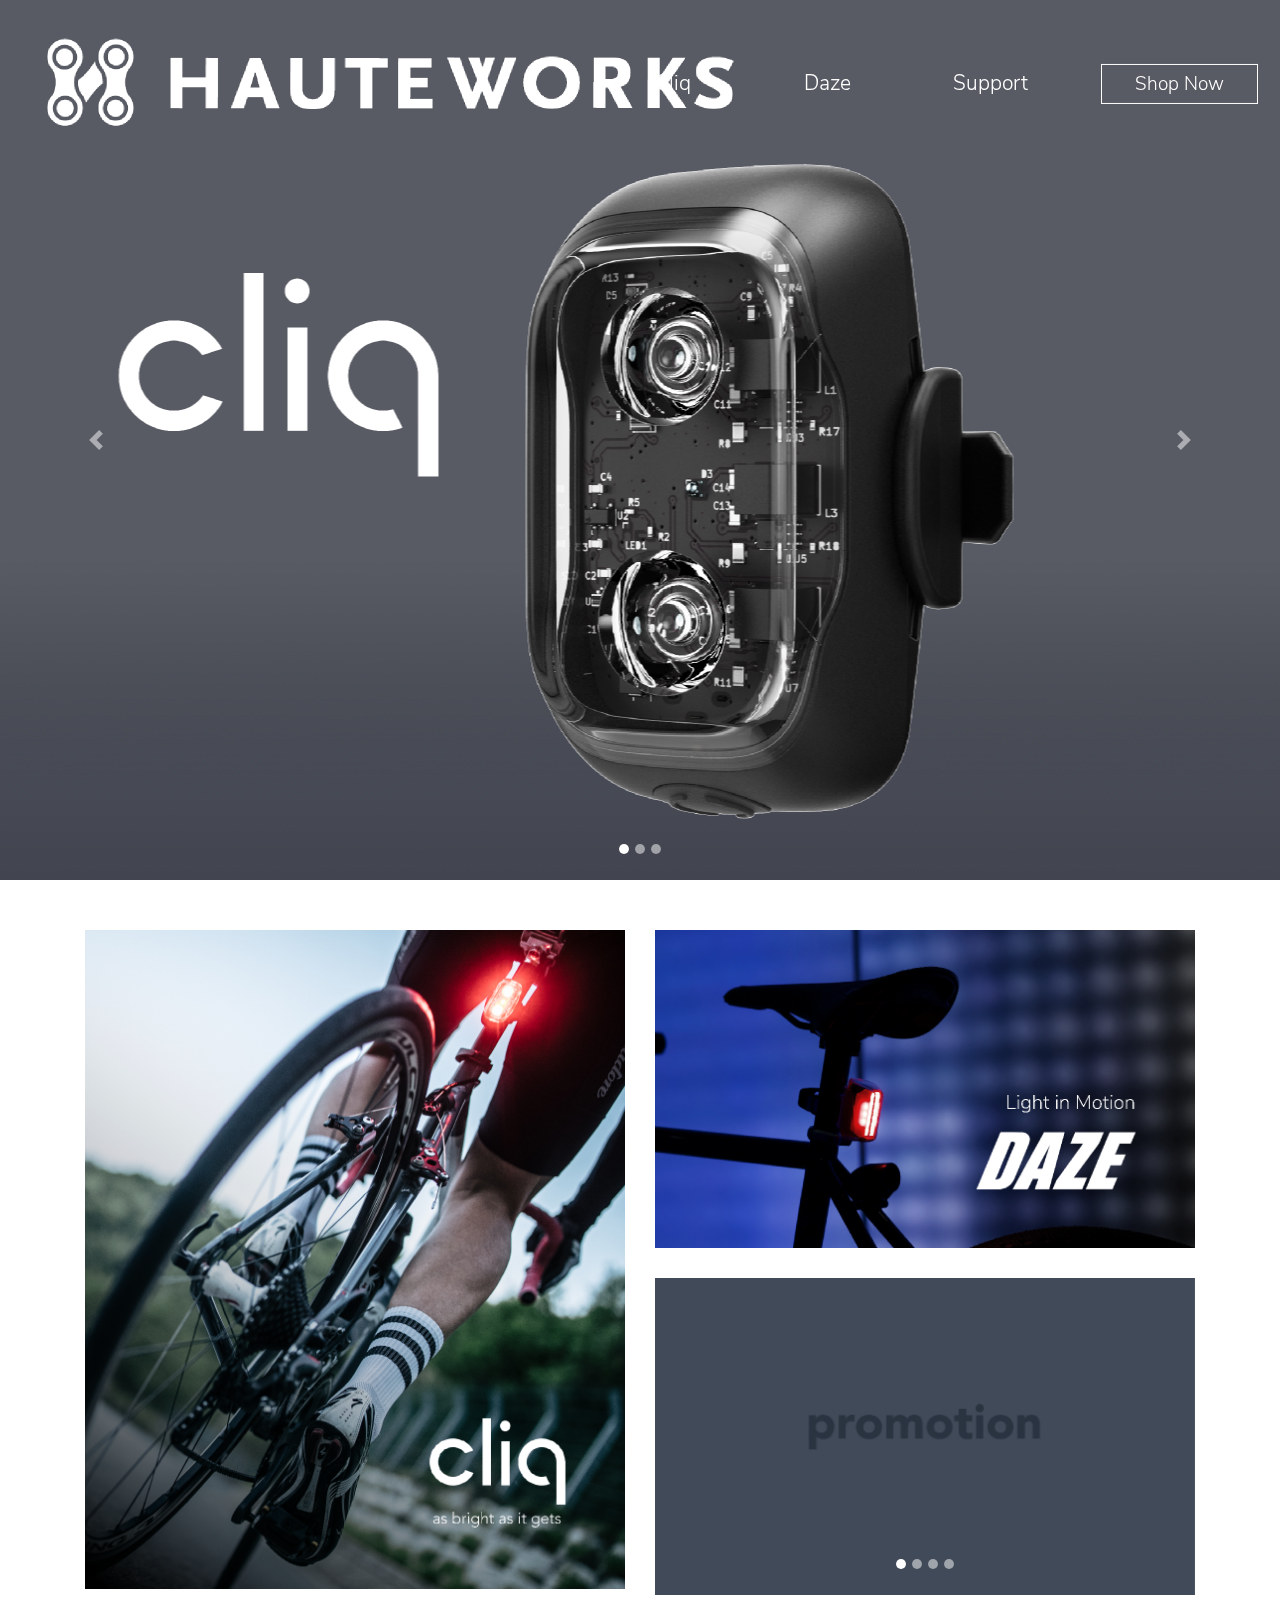
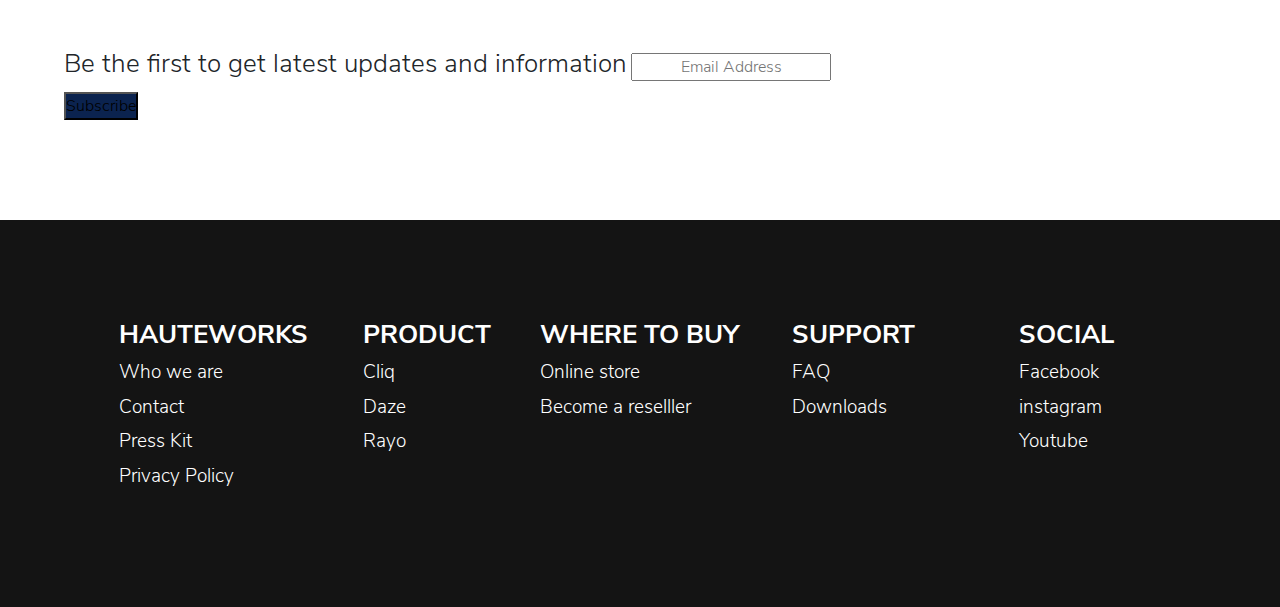
<file: index.html>
<!DOCTYPE html>
<html lang="en" dir="ltr">
  <head>
    <meta charset="utf-8"/>
    <meta name="viewport" content="width=device-width, initial-scale=1,minimum-scale=1, maximum-scale=2, user-scalable=no"/>
    <title>index</title>
    <link rel="stylesheet" href="./css/bootstrap.css">
    <link href="https://use.fontawesome.com/releases/v5.0.4/css/all.css" rel="stylesheet">
<link href="https://cdn-images.mailchimp.com/embedcode/horizontal-slim-10_7.css" rel="stylesheet" type="text/css">
    <link rel="stylesheet" href="./css/font.css">
    <link rel="stylesheet" href="./css/init.css">
    <link rel="stylesheet" href="./css/nav.css">
    <link rel="stylesheet" href="./css/index.css">

    <script type="text/javascript" src="./js/jquery-3.4.1.min.js"></script>
  <script src="./js/bootstrap.js"></script>
  </head>
  <script type="text/javascript">
    $(document).ready(function(){
      $("#main_Carousel").carousel()
      $("#section_Carousel").carousel()
    })
  </script>
  <body>
    <!--@@@@@@@@@@ NAV @@@@@@@@@-->
    <header class='container'>
      <div class="row">
        <div class="col-sm-6 col-6 logo-div">
          <a href="index.html"><img class='logo' src="./imgs/hw_logo-1line_w.png" alt="logo"></a>
        </div>
        <div class="col-sm-6 menu-div">
          <ul>
            <li><a href='./cliq.html' style="color:white;">Cliq</a></li>
            <li><a href='./daze.html' style="color:white;">Daze</a></li>
            <li><a href='./support.html' style="color:white;">Support</a></li>
            <li><a href='./shopNow.html' style="color:white;">Shop Now</a></li>
          </ul>
        </div>
        <div class="col-sm-6 col-6 mobile-menu-div">
          <div class="img-wrap">
            <img class='menu-bar' src="./imgs/menu-bar-white.svg" alt="menu-bar">
          </div>
        </div>
      </div>
    </header>
    <div class="mobile-menu-tab-div">
      <div class="menu_item menu_item_1">
        <div class="menu_item_header">
          <h3>HAUTEWORKS
            <ul>
              <a href="./whoWeAre.html" style="color:white;"><li>Who we are</li></a>
              <a href="./support.html#CONTACT" style="color:white;"><li>Contact</li></a>
              <li>Press Kit</li>
              <a href="./support.html#POLICY" style="color:white;"><li>Privacy Policy</li></a>
            </ul>
          </h3>
          <div class="img-wrap"><img class='arrow-right' src="./imgs/arrow-right-white.svg" alt="arrow-right"></div>
        </div>
      </div>
      <div class="menu_item menu_item_2">
        <h3>PRODUCT
          <ul>
            <li><a href='./cliq.html' style="color:white;">Cliq</a></li>
            <li><a href='./daze.html' style="color:white;">Daze</a></li>
            <li><a href="http://www.hauteworks.com/" style="color:white;">Rayo</a></li>
          </ul>
        </h3>
      </div>
      <div class="menu_item menu_item_3">
        <h3>WHERE TO BUY
          <ul>
            <li>Online store</li>
            <li>Become a reslller</li>
          </ul>
        </h3>
      </div>
      <div class="menu_item menu_item_4">
        <h3>SUPPORT
          <ul>
            <a href="./support.html#FAQ" style="color:white;"><li>FAQ</li></a>
            <a href="./support.html#DOWNLOAD" style="color:white;"><li>DOWNLOAD</li></a>
          </ul>
        </h3>
      </div>
      <div class="i_wrap">
        <a href="https://ko-kr.facebook.com/RideWithRayo"><i class="fab fa-facebook-square"></i></a>
        <a href="https://www.instagram.com/ridewithrayo_kor"><i class="fab fa-instagram"></i></a>
        <a href='https://www.youtube.com/channel/UC6gJvEyVdVitxFWyl1pJsuw'><i class="fab fa-youtube"></i></a>
      </div>
    </div>
    <!--@@@@@@@@@@ Main @@@@@@@@@-->
    <main class='container-fluid'>
    <!--Carousel Wrapper-->
      <div id="main_Carousel" class="carousel slide" data-ride="carousel">
        <!--Indicators-->
        <ol class="carousel-indicators">
          <li data-target="#main_Carousel" data-slide-to="0" class="active"></li>
          <li data-target="#main_Carousel" data-slide-to="1"></li>
          <li data-target="#main_Carousel" data-slide-to="2"></li>
        </ol>
        <!--/.Indicators-->
        <!--Slides-->
        <div class="carousel-inner" role="listbox">
          <!--First slide-->
          <div class="carousel-item active" style="background:url('./imgs/carousel_1_back.jpg');">
            <a href="./cliq.html"><img class="d-block not-mobile" src="./imgs/carousel_1.png" alt="First slide"></a>
            <a href="./cliq.html"><img class="d-block mobile" src="./imgs/carousel_1_mobile.png" alt="First slide"></a>
          </div>
          <!--/First slide-->
          <!--Second slide-->
          <div class="carousel-item" style="background:url('./imgs/carousel_2_back.jpg');">
            <a href="./daze.html"><img class="d-block not-mobile" src="./imgs/carousel_2.png" alt="Second slide"></a>
            <a href="./daze.html"><img class="d-block mobile" src="./imgs/carousel_2_mobile.png" alt="First slide"></a>
          </div>
          <!--/Second slide-->
          <!--Third slide-->
          <div class="carousel-item" style="background:url('./imgs/carousel_3_back.jpg');">
            <a href="./cliq.html"><img class="d-block not-mobile" src="./imgs/carousel_3.png" alt="Third slide"></a>
            <a href="./cliq.html"><img class="d-block mobile" src="./imgs/carousel_3_mobile.png" alt="First slide"></a>
          </div>
          <!--/Third slide-->
        </div>
        <!--/.Slides-->
        <!--Controls-->
        <div class="carousel-control">
          <a class="carousel-control-prev" href="#main_Carousel" role="button" data-slide="prev">
            <span class="carousel-control-prev-icon" aria-hidden="true"></span>
            <span class="sr-only">Previous</span>
          </a>
          <a class="carousel-control-next" href="#main_Carousel" role="button" data-slide="next">
            <span class="carousel-control-next-icon" aria-hidden="true"></span>
            <span class="sr-only">Next</span>
          </a>
        </div>

        <!--/.Controls-->
      </div>
      <!--/.Carousel Wrapper-->
    </main>
    <!--     section      -->
    <section class='container'>
      <div class="row">
        <div class="col-12 col-sm-6 left-col">
          <a href="./cliq.html"><img src="./imgs/sec_img_1.png" alt="sec_img_1"></a>
        </div>
        <div class="col-12 col-sm-6 right-col">
          <a href="./daze.html"><img class="sec_img_2" src="./imgs/sec_img_2.png" alt="sec_img_2"></a>
          <!--Carousel Wrapper-->
          <div id="section_Carousel" class="carousel slide" data-ride="carousel">
            <!--Indicators-->
            <ol class="carousel-indicators">
              <li data-target="#section_Carousel" data-slide-to="0" class="active"></li>
              <li data-target="#section_Carousel" data-slide-to="1"></li>
              <li data-target="#section_Carousel" data-slide-to="2"></li>
              <li data-target="#section_Carousel" data-slide-to="3"></li>
            </ol>
            <!--/.Indicators-->
            <!--Slides-->
            <div class="carousel-inner" role="listbox">
              <!--First slide-->
              <div class="carousel-item active">
                <img class="d-block w-100" src="./imgs/promotion_bg1.png"
                  alt="First slide">
              </div>
              <!--/First slide-->
              <!--Second slide-->
              <div class="carousel-item">
                <img class="d-block w-100" src="./imgs/promotion_bg2.png"
                  alt="Second slide">
              </div>
              <!--/Second slide-->
              <!--Third slide-->
              <div class="carousel-item">
                <img class="d-block w-100" src="./imgs/promotion_bg3.png"
                  alt="Third slide">
              </div>
              <!--/Third slide-->
              <div class="carousel-item">
                <img class="d-block w-100" src="./imgs/promotion_bg4.png"
                  alt="Third slide">
              </div>
            </div>
            <!--/.Slides-->
          </div>
          <!--/.Carousel Wrapper-->
        </div>
      </div>
    </section>
    <!-- Begin Mailchimp Signup Form -->

    <div id="mc_embed_signup">
    <form action="https://naver.us3.list-manage.com/subscribe/post?u=853a2480f94b822d9ac466040&amp;id=c840ebd74a" method="post" id="mc-embedded-subscribe-form" name="mc-embedded-subscribe-form" class="validate" target="_blank" novalidate>
        <div id="mc_embed_signup_scroll">
    	<label for="mce-EMAIL">Be the first to get latest updates and information</label>
    	<input type="email" value="" name="EMAIL" class="email" id="mce-EMAIL" placeholder="Email Address" required>
        <!-- real people should not fill this in and expect good things - do not remove this or risk form bot signups-->
        <div style="position: absolute; left: -5000px;" aria-hidden="true"><input type="text" name="b_853a2480f94b822d9ac466040_c840ebd74a" tabindex="-1" value=""></div>
        <div class="clear"><input type="submit" value="Subscribe" name="subscribe" id="mc-embedded-subscribe" class="button"></div>
        </div>
    </form>
    </div>

    <!--End mc_embed_signup-->
    <footer class='container-fluid'>
      <div class="row">
        <div class="col-2 offset-1 footer-item">
          <div class="textwrap">
            <h4>HAUTEWORKS</h4>
            <ul>
              <a href="./whoWeAre.html" style="color:white;"><li>Who we are</li></a>
              <a href="./support.html#CONTACT" style="color:white;"><li>Contact</li></a>
              <li>Press Kit</li>
              <a href="./support.html#POLICY" style="color:white;"><li>Privacy Policy</li></a>
            </ul>
          </div>
        </div>
        <div class="col-2 footer-item">
          <div class="textwrap">
            <h4>PRODUCT</h4>
            <ul>
              <li><a href='./cliq.html' style="color:white;">Cliq</a></li>
              <li><a href='./daze.html' style="color:white;">Daze</a></li>
              <li><a href="http://www.hauteworks.com/" style="color:white;">Rayo</a></li>
            </ul>
          </div>
        </div>
        <div class="col-2 footer-item">
          <div class="textwrap">
            <h4>WHERE TO BUY</h4>
            <ul>
              <li>Online store</li>
              <li>Become a reselller</li>
            </ul>
          </div>
        </div>
        <div class="col-2 footer-item">
          <div class="textwrap">
            <h4>SUPPORT</h4>
            <ul>
              <a href="./support.html#FAQ" style="color:white;"><li>FAQ</li></a>
              <a href="./support.html#DOWNLOAD" style="color:white;"><li>Downloads</li></a>
            </ul>
          </div>
        </div>
        <div class="col-2 footer-item">
          <div class="textwrap">
            <h4>SOCIAL</h4>
            <ul>
              <a href="https://ko-kr.facebook.com/RideWithRayo"><li>Facebook</li></a>
              <a href="https://www.instagram.com/ridewithrayo_kor"><li>instagram</li></a>
              <a href="https://www.youtube.com/channel/UC6gJvEyVdVitxFWyl1pJsuw"><li>Youtube</li></a>
            </ul>
          </div>
        </div>
      </div>
    </footer>
  </body>
  <script src='./js/init.js'></script>
</html>
</file>
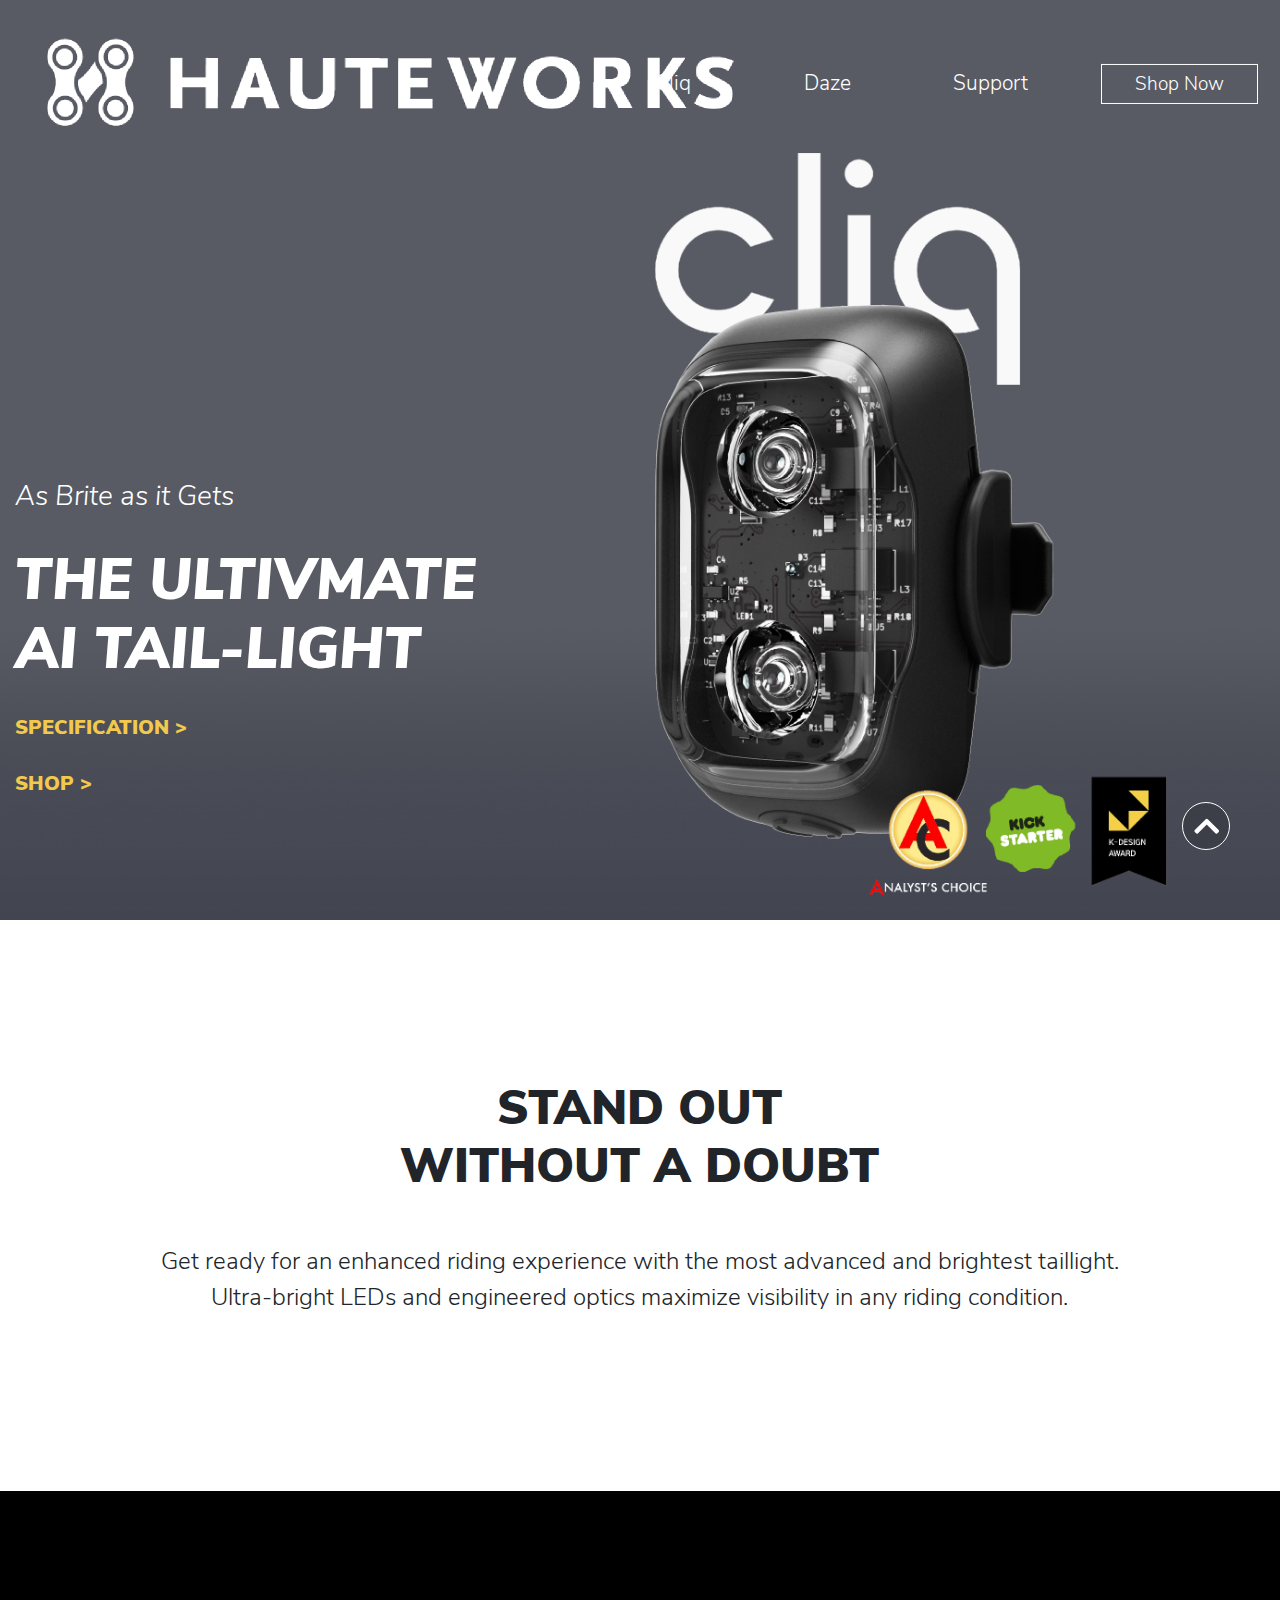
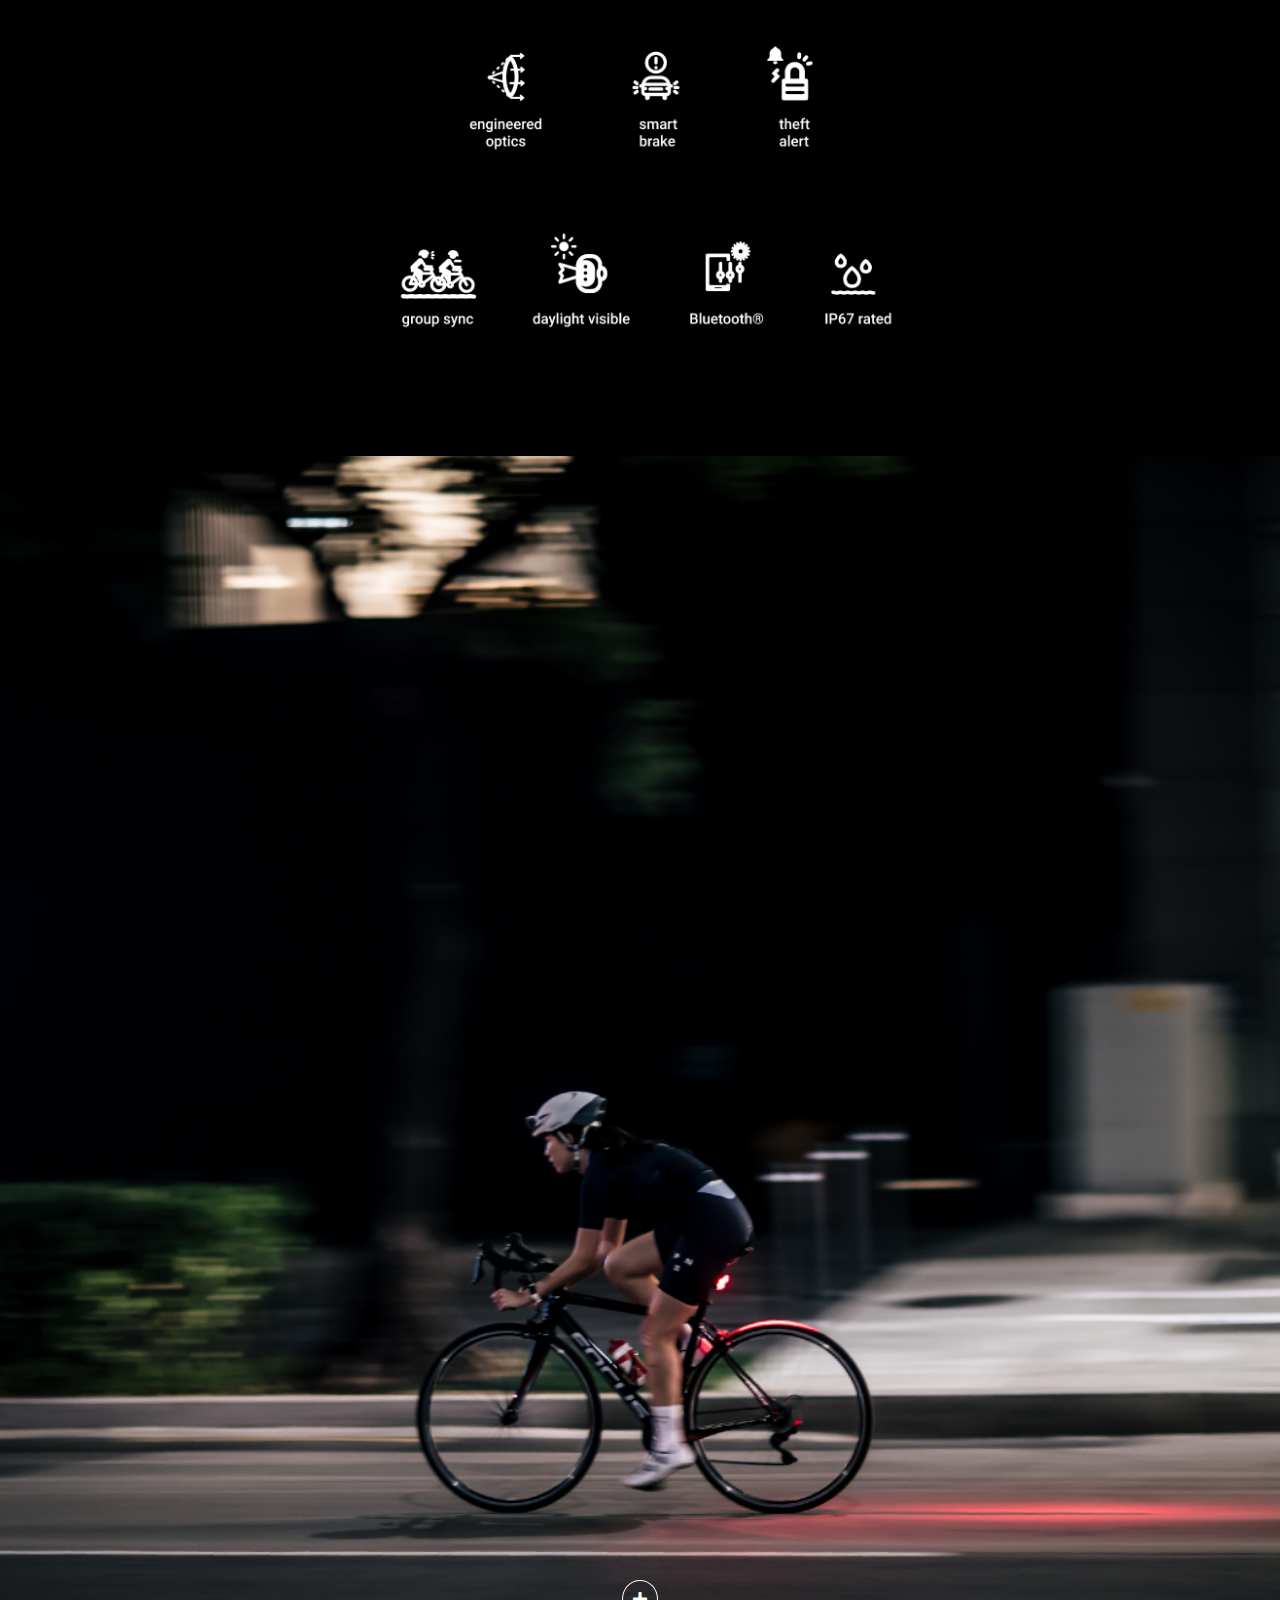
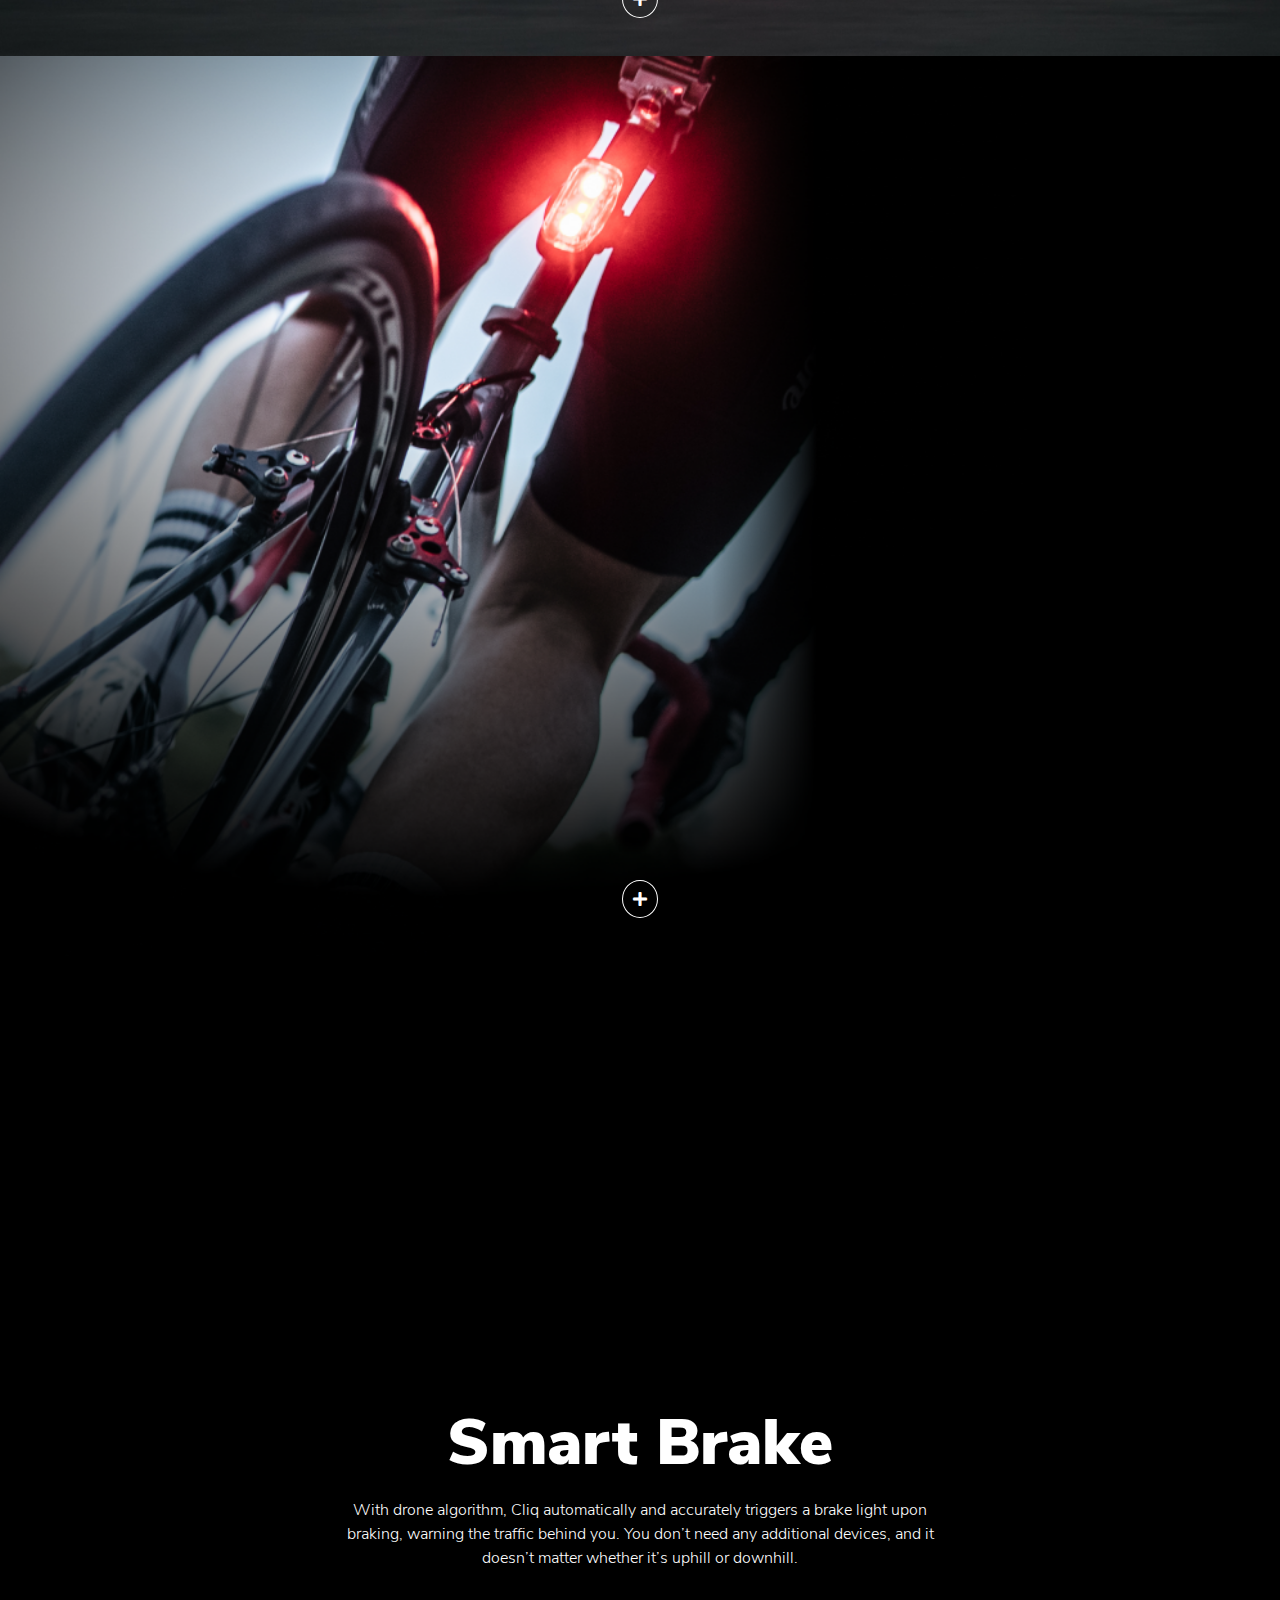
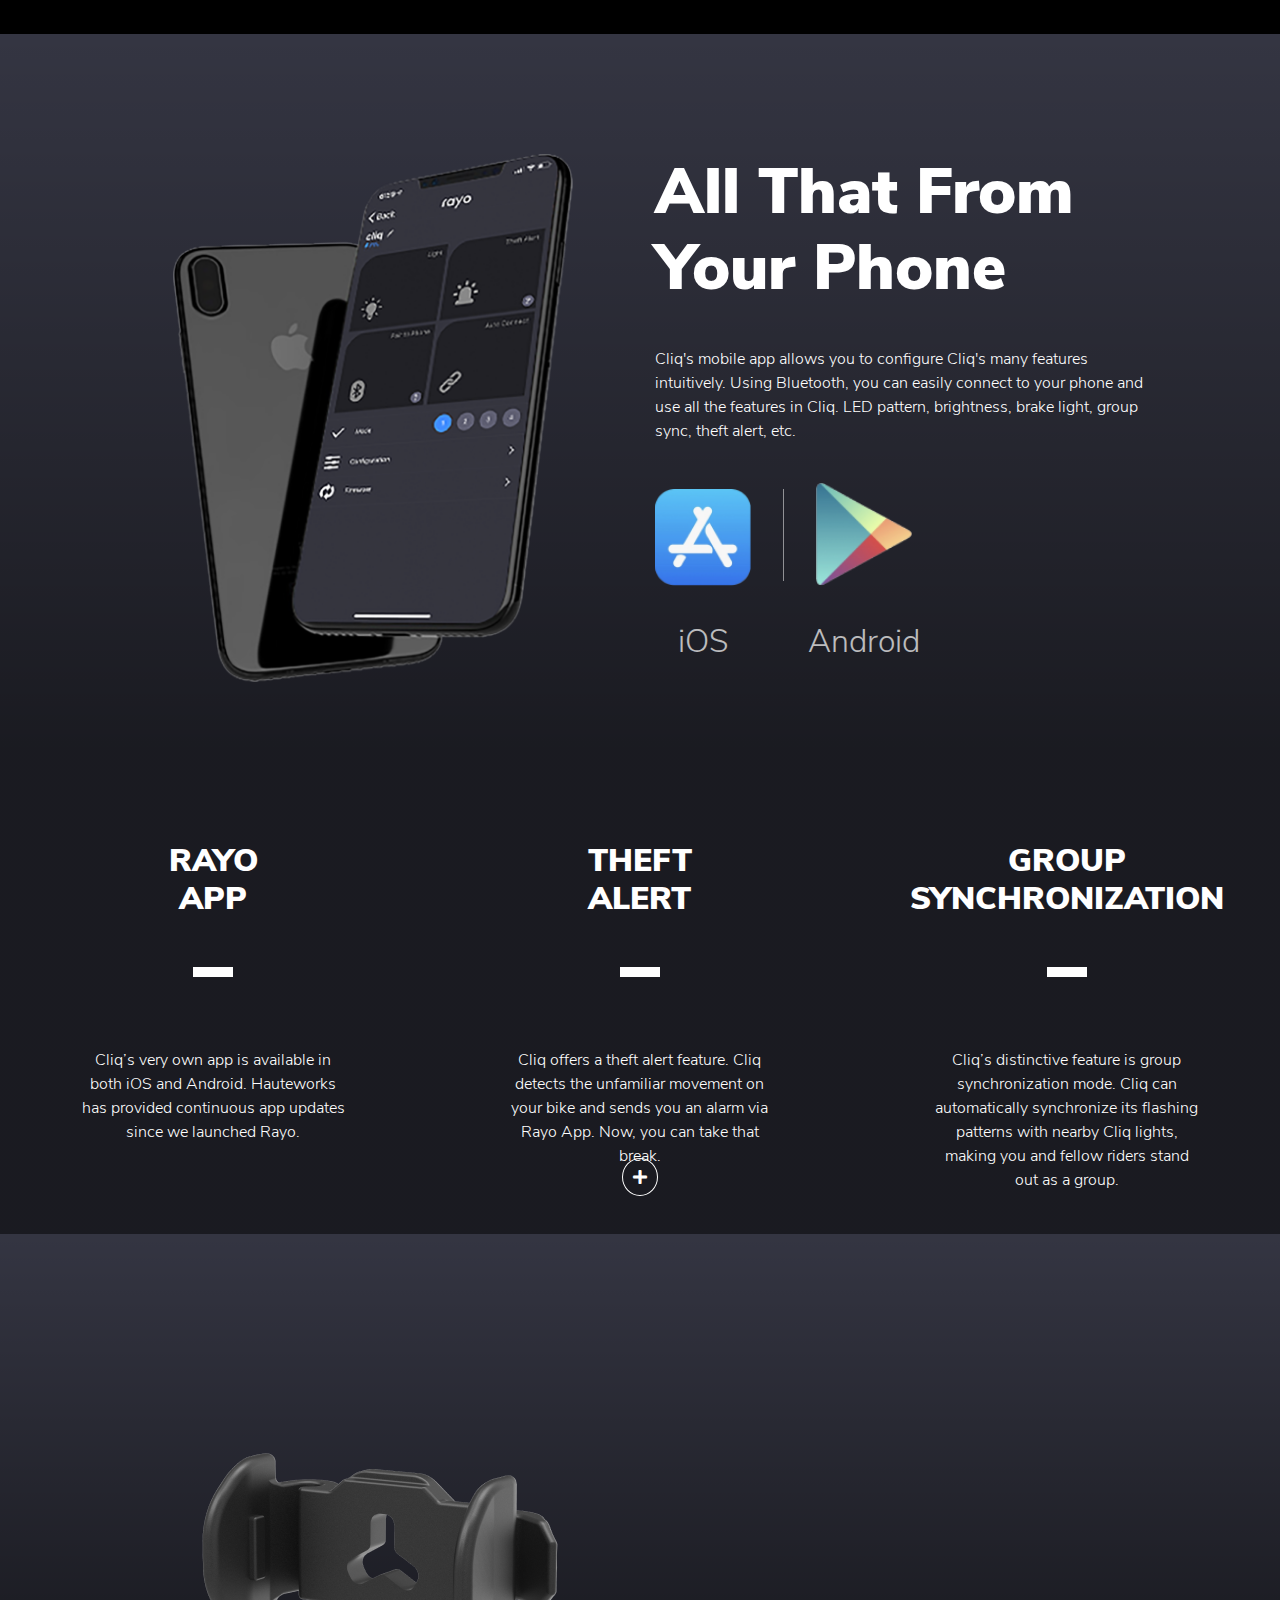
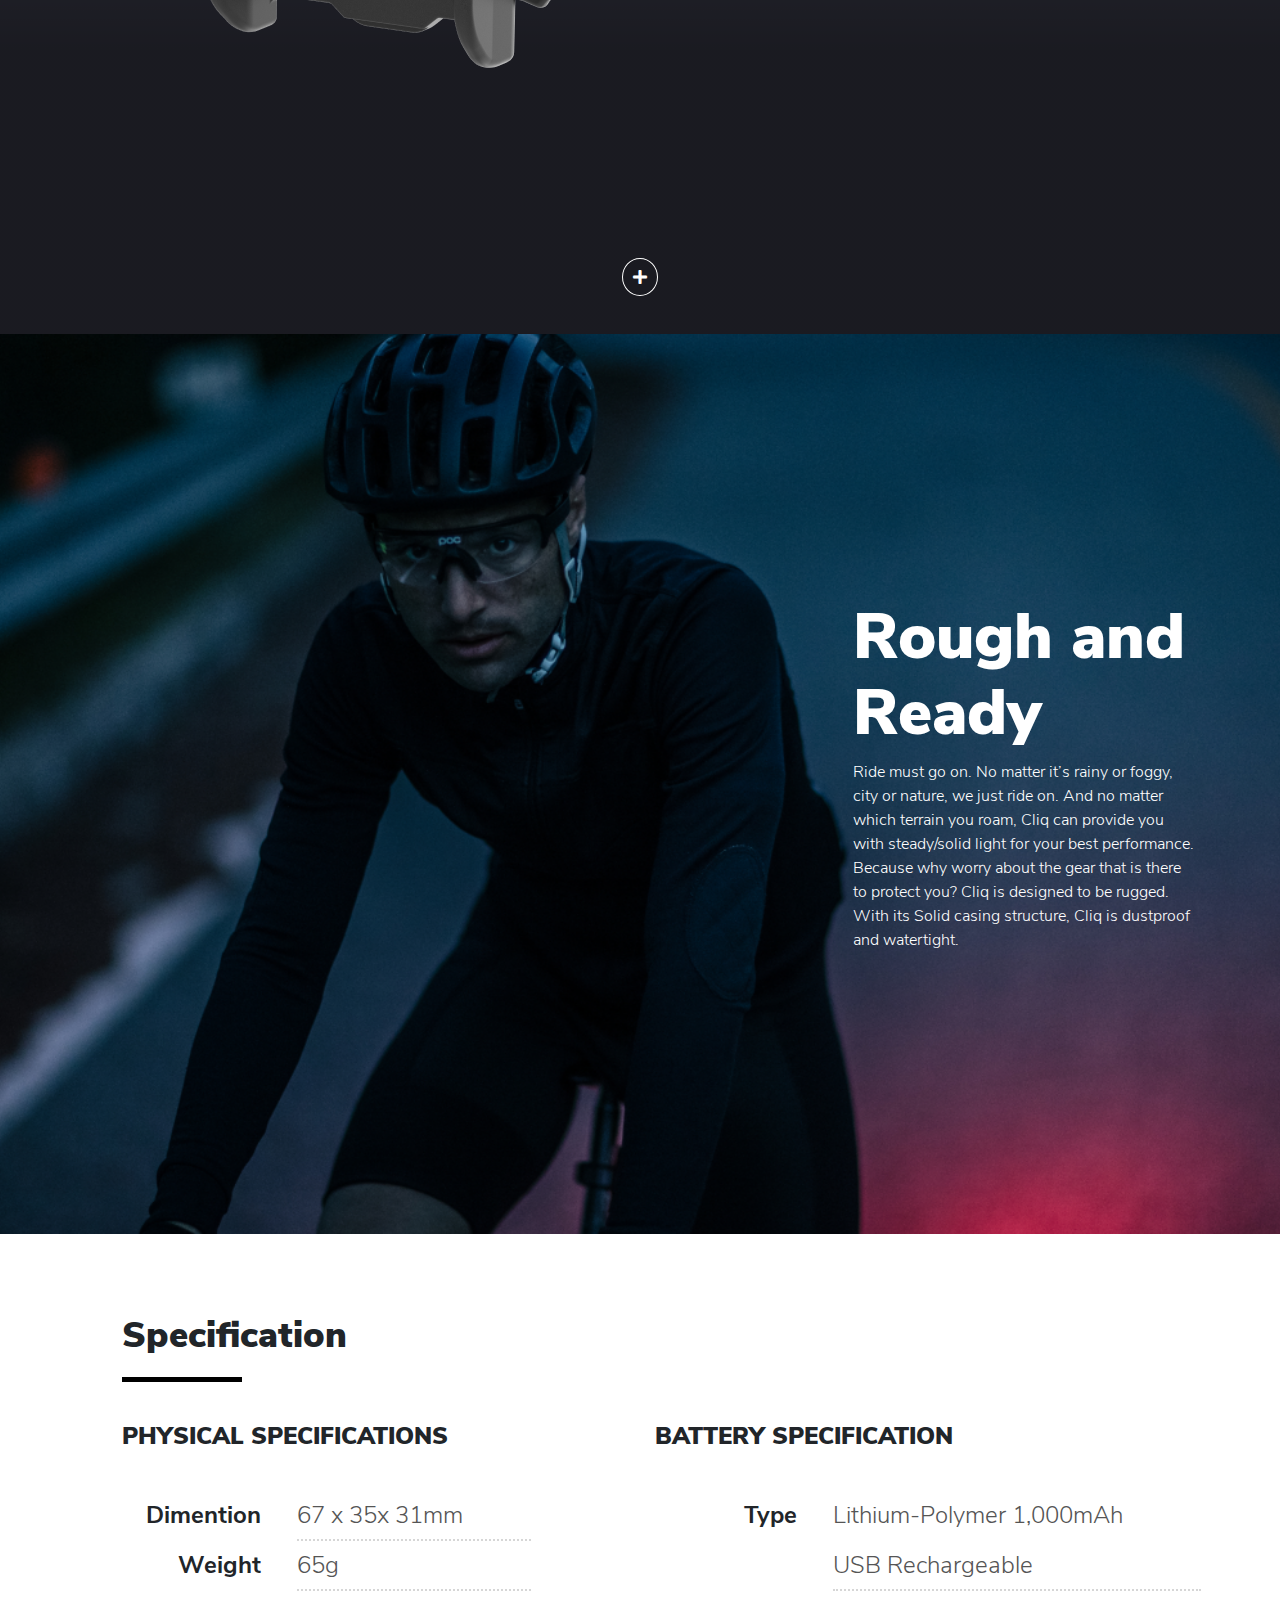
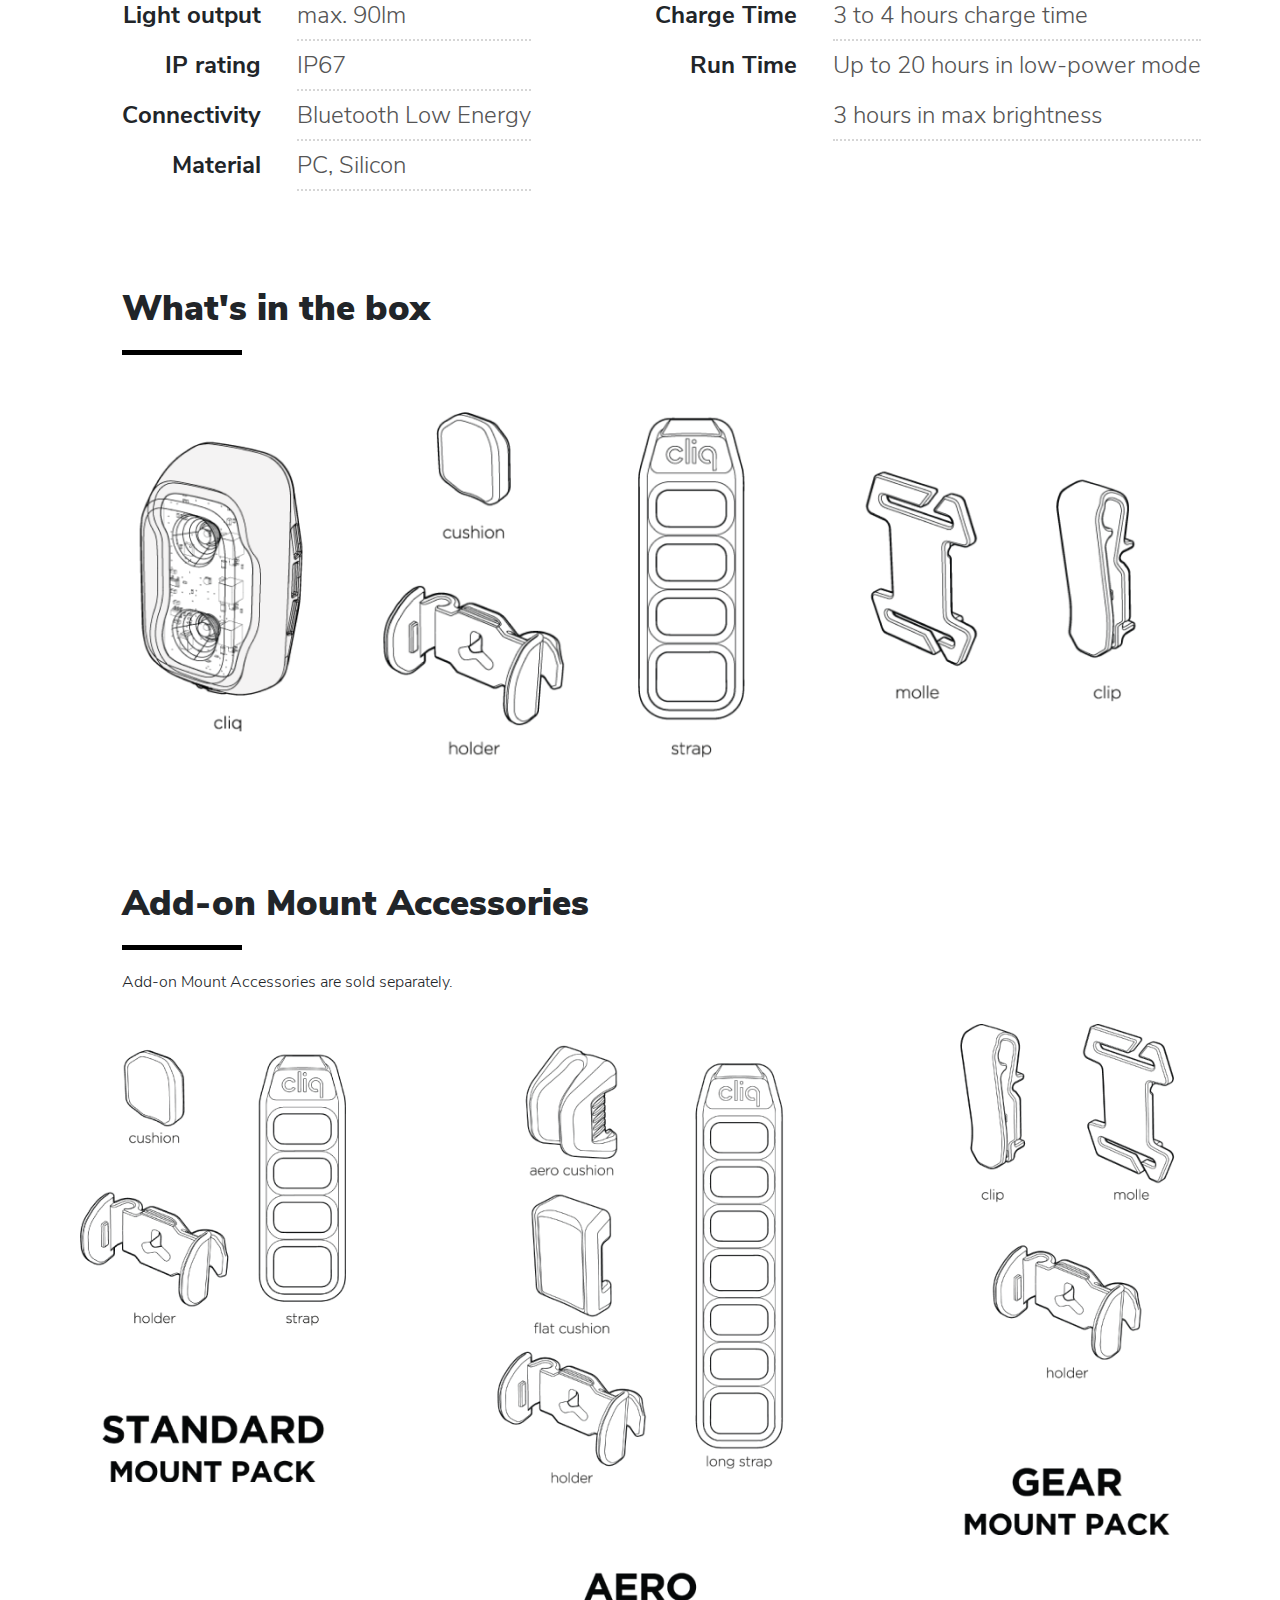
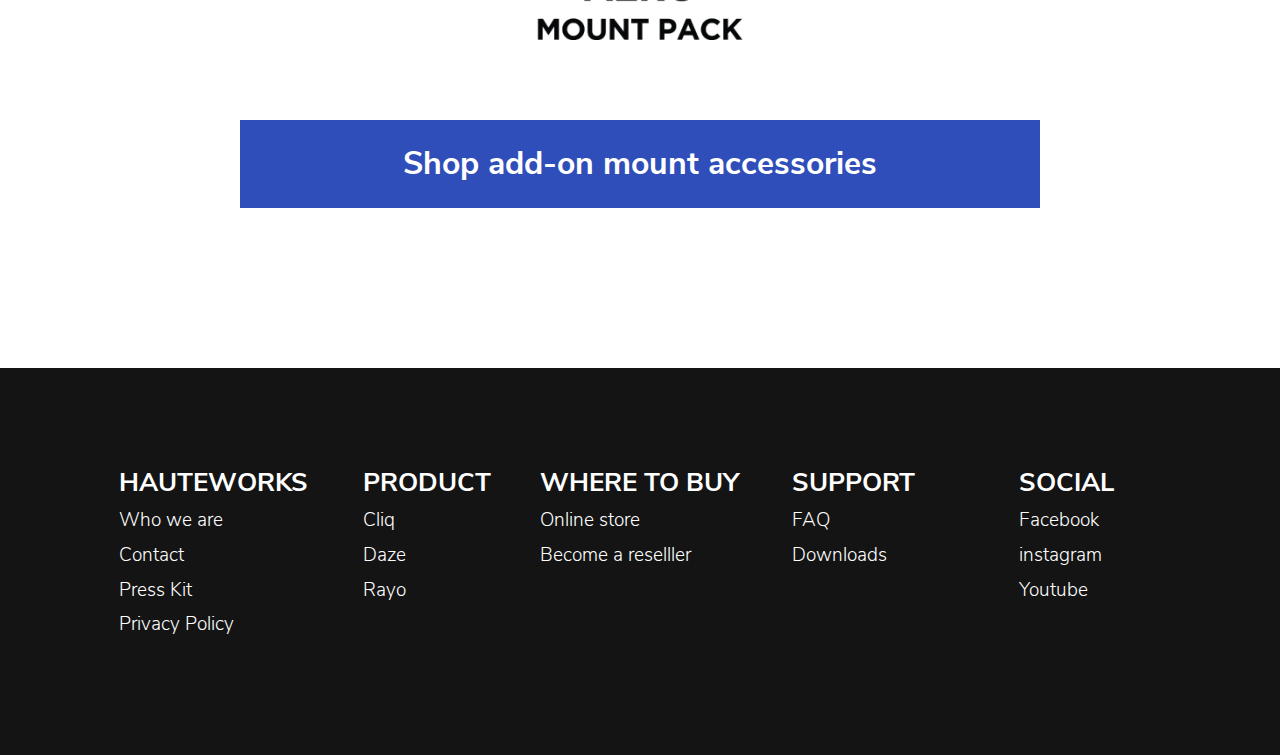
<file: cliq.html>
<!DOCTYPE html>
<html lang="en" dir="ltr">
  <head>
  <meta charset="utf-8"/>
  <meta name="viewport" content="width=device-width, initial-scale=1,minimum-scale=1, maximum-scale=2, user-scalable=no"/>
  <title>index</title>
  <link rel="stylesheet" href="./css/bootstrap.css">
  <link href="https://use.fontawesome.com/releases/v5.0.4/css/all.css" rel="stylesheet">
  <link rel="stylesheet" href="./css/font.css">
  <link rel="stylesheet" href="./css/init.css">
  <link rel="stylesheet" href="./css/nav.css">
  <link rel="stylesheet" href="./css/cliq.css">
  <link href="https://cdn-images.mailchimp.com/embedcode/horizontal-slim-10_7.css" rel="stylesheet" type="text/css">
  <style type="text/css"></style>
  <script type="text/javascript" src="./js/jquery-3.4.1.min.js"></script>
  <script src="./js/bootstrap.js"></script>
  <script src="./js/cliq.js"></script>
  </head>
  <body>
    <i class="fas fa-chevron-up"></i>
    <script type="text/javascript">
      $("i.fa-chevron-up").click(function(){
        $("html, body").animate({scrollTop:0},1000)
      })
    </script>
    <!--@@@@@@@@@@ NAV @@@@@@@@@-->
    <header class='container'>
      <div class="row">
        <div class="col-sm-6 col-6 logo-div">
          <a href="index.html"><img class='logo' src="./imgs/hw_logo-1line_w.png" alt="logo"></a>
        </div>
        <div class="col-sm-6 menu-div">
          <ul>
            <li><a href='./cliq.html' style="color:white;">Cliq</a></li>
            <li><a href='./daze.html' style="color:white;">Daze</a></li>
            <li><a href='./support.html' style="color:white;">Support</a></li>
            <li><a href='./shopNow.html' style="color:white;">Shop Now</a></li>
          </ul>
        </div>
        <div class="col-sm-6 col-6 mobile-menu-div">
          <div class="img-wrap">
            <img class='menu-bar' src="./imgs/menu-bar-white.svg" alt="menu-bar">
          </div>
        </div>
      </div>
    </header>
    <div class="mobile-menu-tab-div">
      <div class="menu_item menu_item_1">
        <div class="menu_item_header">
          <h3>HAUTEWORKS
            <ul>
              <a href="./whoWeAre.html" style="color:white;"><li>Who we are</li></a>
              <a href="./support.html#CONTACT" style="color:white;"><li>Contact</li></a>
              <li>Press Kit</li>
              <a href="./support.html#POLICY" style="color:white;"><li>Privacy Policy</li></a>
            </ul>
          </h3>
          <div class="img-wrap"><img class='arrow-right' src="./imgs/arrow-right-white.svg" alt="arrow-right"></div>
        </div>
      </div>
      <div class="menu_item menu_item_2">
        <h3>PRODUCT
          <ul>
            <li><a href='./cliq.html' style="color:white;">Cliq</a></li>
            <li><a href='./daze.html' style="color:white;">Daze</a></li>
            <li><a href="http://www.hauteworks.com/" style="color:white;">Rayo</a></li>
          </ul>
        </h3>
      </div>
      <div class="menu_item menu_item_3">
        <h3>WHERE TO BUY
          <ul>
            <li>Online store</li>
            <li>Become a reslller</li>
          </ul>
        </h3>
      </div>
      <div class="menu_item menu_item_4">
        <h3>SUPPORT
          <ul>
            <a href="./support.html#FAQ" style="color:white;"><li>FAQ</li></a>
            <a href="./support.html#DOWNLOAD" style="color:white;"><li>DOWNLOAD</li></a>
          </ul>
        </h3>
      </div>
      <div class="i_wrap">
        <a href="https://ko-kr.facebook.com/RideWithRayo"><i class="fab fa-facebook-square"></i></a>
        <a href="https://www.instagram.com/ridewithrayo_kor"><i class="fab fa-instagram"></i></a>
        <a href='https://www.youtube.com/channel/UC6gJvEyVdVitxFWyl1pJsuw'><i class="fab fa-youtube"></i></a>
      </div>
    </div>
    <div class="main-margin-top"></div>
    <div class="main_wrap" style="margin:0 auto;">
      <main class='container-fluid'>
        <div class="row">
          <div class="main_imgwrap col-sm-6">
            <img class="cliq" src="./imgs/cliq.png" alt="">
            <img class="cliq_img" src="./imgs/cliq_img.png" alt="">
          </div>
          <div class="main_textwrap col-sm-6">
            <h3>As Brite as it Gets</h3>
            <h2>THE ULTIVMATE<br/>AI TAIL-LIGHT</h2>
            <h4 class='specification' style='cursor:pointer;'>SPECIFICATION ></h4>
            <a href='./shopnow.html'><h4 class='shop'>SHOP ></h4></a>
          </div>
          <script type="text/javascript">
            $(".specification").click(function(){
              $("html, body").animate({scrollTop:$("#sec16").offset().top-100},1000)
            })
          </script>
        </div>
      </main>
    </div>
    <section id='sec1' class='container-fluid'>
      <div class="row">
        <div class="col-10 offset-1">
          <h2>STAND OUT<br/>WITHOUT A DOUBT</h2>
          <p>
            Get ready for an enhanced riding experience with the most advanced and brightest taillight.<br/>
            Ultra-bright LEDs and engineered optics maximize visibility in any riding condition.
          </p>
        </div>
      </div>
    </section>



    <div class="secwrap" style="background:black;">
      <section id='sec2' class='container-fluid'>
        <div class="row">
          <div class="_col col-10 offset-1">
            <img src="./imgs/cliq_img02.png" alt="">
          </div>
        </div>
      </section>
    </div>
    <div class="secwrap" style="background:black;">
      <section id='sec3' class='container-fluid'>
        <div class="row">
          <div class="_col col-12 col-sm-12 offset-sm-0">
            <div class="textwrap">
              <h2>OutStanding Light, Literally</h2>
              <img class='mobile_show' src="./imgs/cliq_img03.png" alt="">
              <p>
                Cliq uses specifically designed total internal reflection (TIR) lenses to direct and focus light emitted by LEDs.<br/>
                The combination of three high-brightness Osram LEDs and two TIR lenses boost visibility from both the rear and the sides.
              </p>
              <h4>MORE ON VISIBILITY</h4>
              <p class='korean'>자세한 정보를 보려면 클릭</p>
            </div>
            <i class="fas fa-plus"></i>
          </div>
        </div>
      </section>
    </div>
    <div class="45hide hide">
      <div class="secwrap" style="background:black;">
        <section id='sec4' class='container-fluid'>
          <div class="row">
            <div class="_col col-sm-12 offset-sm-0">
              <div class="textwrap">
                <img class='mobile_show' src="./imgs/youtube_thumbnail.png" alt="">
                <h2>Optimum<br/>Luminance</h2>
                <p>
                  Numerous studies have shown that daytime running lights (DRL) on cars significantly decrease accident rates.*<br/>
                  Now it's mandated for cars to have DRL. With a maximum brightness of 90lm, Cliq makes your ride safer and brighter, day or night.<br/>
                  * TRS 1009
                </p>
              </div>
            </div>
          </div>
        </section>
      <section id='sec5' class='container-fluid'>
        <div class="row">
          <div class="_col col-sm-12 offset-sm-0">
            <div class="textwrap">
              <img class='mobile_show' src="./imgs/cliq_img04.png" alt="">
              <h2>Balanced<br/>Visibility</h2>
              <p>
                Threat on the road doesn’t always come from the rear. Generic tail-lights have a single LED which only provides limited visibility from the rear. Cliq uses three LEDs, each serving a different purpose. One illuminates the sides while the other two form a tighter beam to be better seen from the rear. Such system ultimately achieves balanced visibility from both the rear and sides.
              </p>
            </div>
          </div>
        </div>
      </section>
      </div>
    </div>
    <div class="secwrap" style="background:black;">
    <section id='sec6' class='container-fluid'>
      <div class="row">
        <div class="_col col-sm-12 offset-sm-0"></div>
        <div class="_col abs col-sm-4 offset-sm-8 col-xl-3">
          <div class="textwrap">
            <h2>Flare like<br/>No Other</h2>
            <p>
              With Cliq’s pattern customization feature, you can make your very own blinking pattern. The blinking patterns of each LED are user-configurable, allowing you to create the best signaling options depending on your riding style, traffic, and weather conditions. Future updates will include additional flashing patterns
            </p>
            <h4>
              MORE ON PERSONALIZED PATTERN
            </h4>
          </div>
        </div>
        <i class="fas fa-plus"></i>
      </div>
    </section>
    </div>
    <div class="78hide hide">
      <div class="secwrapbg" style="background:url('./imgs/sec7_bg.png');">
      <section id='sec7' class='container-fluid'>
        <div class="row">
          <div class="_col col-sm-8 offset-sm-0">
            <img src="./imgs/image_55.png" alt="">
            <img src="./imgs/image_55_1.png" alt="">
            <img src="./imgs/image_55_2.png" alt="">
            <h2>Easily<br/>Configurable</h2>
          </div>
          <div class="_col abs col-10 offset-1 col-sm-4 offset-sm-8 col-xl-3">
            <div class="textwrap">
              <h2>Easily<br/>Configurable</h2>
              <p>
              Most taillights have preconfigured flashing modes, and you have to live with it. Some patterns never get used, and the light may not have the exact one you need. Cliq lets you fully customize the flashing designs according to your riding conditions. Your personalized settings can be saved and brought back with a push of the button.
            </p>
            </div>
          </div>
          <div class="row">
            <div class="mobile_textwrap">
              <div class="textwrap">
                <p>
                Most taillights have preconfigured flashing modes, and you have to live with it. Some patterns never get used, and the light may not have the exact one you need. Cliq lets you fully customize the flashing designs according to your riding conditions. Your personalized settings can be saved and brought back with a push of the button.
              </p>
              </div>
            </div>
          </div>
        </div>
      </section>
      </div>
      <div class="secwrap" style="background:black;">
      <section id='sec8' class='container-fluid'>
        <div class="row">
          <h2 class='mobile mobile_title'>Light Modes<br/>for Every Weather</h2>
          <div class="_col abs col-10 offset-1 col-sm-3">
            <h2>Light Modes for<br/>Every Weather</h2>
          </div>
          <div class="_col abs col-10 offset-1 col-sm-4 offset-sm-4">
            <p>
            You might want to ride your bike in the starry night or foggy afternoon, and you even might want to ride in the middle of the rain. Different environments require different lights. Play around with Cliq to find the optimal pattern combinations for your favorite riding routes.
          </p>
          </div>
          <div class="_col abs col-10 offset-1 col-sm-3 offset-sm-8">
            <img src="./imgs/pattern-custom.png" alt="">
          </div>
        </div>
        <div class="row mobile">
          <div class="col-10 offset-1">
            <img src="./imgs/pattern-custom.png" alt="">
            <p>
            You might want to ride your bike in the starry night or foggy afternoon, and you even might want to ride in the middle of the rain. Different environments require different lights. Play around with Cliq to find the optimal pattern combinations for your favorite riding routes.
          </p>
          </div>
        </div>
      </section>
    </div>
    </div>
    <div class="secwrap" style="background:black;">
    <section id='sec9' class='container-fluid'>
      <iframe class='not-mobile-iframe' src="https://player.vimeo.com/video/350679088?autoplay=1&loop=9999&muted=1&autopause=0" frameborder="0" allow="autoplay; fullscreen" allowfullscreen allow=autoplay  controls="0"></iframe>
      <div class="row">
        <div class="_col abs col-10 col-sm-6 offset-sm-3">
          <h2>Smart Brake</h2>
          <p>
          With drone algorithm, Cliq automatically and accurately triggers a brake light upon braking, warning the traffic behind you. You don’t need any additional devices, and it doesn’t matter whether it’s uphill or downhill.
          </p>
        </div>
      </div>
      <div class="row mobile">
        <div>
        <h2 class='mobile mobile_title'>Smart Brake</h2>
        <iframe src="https://player.vimeo.com/video/350679088?autoplay=1&loop=9999&muted=1&autopause=0" frameborder="0" allow="autoplay; fullscreen" allowfullscreen allow=autoplay  controls="0"></iframe>
          <p>
          With drone algorithm, Cliq automatically and accurately triggers a brake light upon braking, warning the traffic behind you. You don’t need any additional devices, and it doesn’t matter whether it’s uphill or downhill.
          </p>
        </div>
      </div>
      <script type="text/javascript">
        function video_size(){
          var video_width = $("#sec9 iframe").width();
          $("#sec9 iframe").height(339/640*video_width);
          var video_height = $("#sec9 iframe").height()
          $("#sec9 .row").height(video_height);
          $("#sec9 div.mobile").css({"height":"auto"});
        }
        video_size()
        $(window).resize(function(){
          video_size()
        })
      </script>
    </section>
    </div>
    <div class="secwrap-gradient">
    <section id='sec10' class='container-fluid'>
      <div class="row">
        <div class="col-sm-5 offset-sm-1  text-center">
          <img src="./imgs/cliq_img09.png" alt="">
        </div>
        <div class="col-sm-5">
          <h2>All That From<br/>Your Phone</h2>
          <img class='mobile' src="./imgs/cliq_img09.png" alt="">
          <p>
            Cliq's mobile app allows you to configure Cliq's many features intuitively. Using Bluetooth, you can easily connect to your phone and use all the features in Cliq. LED pattern, brightness, brake light, group sync, theft alert, etc.
          </p>
          <figure class='fig_ios'>
            <img src="./imgs/ios_app.png" alt="">
            <figcaption>iOS</figcaption>
          </figure>
          <figure class='fig_and'>
            <img src="./imgs/and_app.png" alt="">
            <figcaption>Android</figcaption>
          </figure>
        </div>
      </div>
      <div class="row bottom-row">
        <div class="col-sm-4">
          <h3>RAYO<br/>APP</h3>
          <div class="box"></div><br/>
          <p>Cliq’s very own app is available in both iOS and Android. Hauteworks has provided continuous app updates since we launched Rayo.</p>
        </div>
        <div class="col-sm-4">
          <h3>THEFT<br/>ALERT</h3>
          <div class="box"></div><br/>
          <p>Cliq offers a theft alert feature. Cliq detects the unfamiliar movement on your bike and sends you an alarm via Rayo App. Now, you can take that break.</p>
        </div>
        <div class="col-sm-4">
          <h3>GROUP<br/>SYNCHRONIZATION</h3>
          <div class="box"></div><br/>
          <p>Cliq’s distinctive feature is group synchronization mode. Cliq can automatically synchronize its flashing patterns with nearby Cliq lights, making you and fellow riders stand out as a group.</p>
        </div>
      </div>
      <i class="fas fa-plus"></i>
    </section>
    </div>
    <div class="11hide hide">
      <div class="secwrap" style="background:#DEDEDE;">
      <section id='sec11'>
        <div class="row">
          <div class="col col-10 offset-1 col-sm-10 offset-sm-1">
            <iframe src="https://player.vimeo.com/video/351525748?autoplay=1&loop=9999&muted=1&autopause=0" width="640" height="360" frameborder="0" allow="autoplay; fullscreen" allowfullscreen controls="0"></iframe>
            <h2>Theft Alert</h2>
            <p>
              Losing your bike is an unimaginable experience or even a stranger touching your bike is a mind-boggling idea. With Cliq’s theft alert, it detects the unfamiliar movement on your bike and sends you an alarm via Rayo App.
            </p>
          </div>
          <div class="col col-10 offset-1 col-sm-10 offset-sm-1">
            <iframe src="https://player.vimeo.com/video/350678744?autoplay=1&loop=9999&muted=1&autopause=0" width="640" height="360" frameborder="0" allow="autoplay; fullscreen" allowfullscreen controls="0"></iframe>
            <h2>Group Synchronization Mode</h2>
            <p>
              There’s more to it than just a group Jersey, now sync the gangs together with group synchronization mode. The visibility significantly increases when the light patterns in group sync together.
            </p>
          </div>
        </div>
        <script type="text/javascript">
          function sec11_video_size(){
            var video_width = $("#sec11 .col").width()
            $("#sec11 .col iframe").height(video_width*9/16)
          }
          sec11_video_size()
          $(window).resize(function(){
            sec11_video_size()
          })
        </script>
      </section>
      </div>
    </div>
    <div class="secwrap-gradient">
    <section id='sec12' class='container-fluid'>
      <div class="row">
        <div class="col-sm-5 offset-sm-1 text-center">
          <img src="./imgs/untitled.png" alt="">
        </div>
        <div class="col-sm-5">
          <h2>Universal<br/>Mounting</h2>
          <p>Restraining Cliq on the seat post isn't a way to go. Cliq with its universal mounting mechanisms, you can now mount it on any way you want it; on a bag, belt, seat post, carabiner, etc.</p>
          <h4>MORE ON UNIVERSAL MOUNTING</h4>
        </div>
      </div>
      <div class="row mobile">
        <div class='col-12 offset-0'>
          <h2 class='mobile mobile_title'>Universal Mounting</h2>
          <img src="./imgs/untitled.png" alt="">
          <p>
          Restraining Cliq on the seat post isn't a way to go. Cliq with its universal mounting mechanisms, you can now mount it on any way you want it; on a bag, belt, seat post, carabiner, etc.
          </p>
          <h4>MORE ON UNIVERSAL MOUNTING</h4>
        </div>
      </div>
      <i class="fas fa-plus"></i>
    </section>
    </div>
    <div class="1314hide hide">
      <div class="secwrap" style="background:#dedede;">
      <section id='sec13' class='container-fluid'>
        <div class="row">
          <div class="_col col-vd col-sm-12 offset-sm-0">
            <iframe class='not-mobile-iframe' src="https://player.vimeo.com/video/351526039?autoplay=1&loop=9999&muted=1&autopause=0" width="640" height="360" frameborder="0" allow="autoplay; fullscreen" allowfullscreen controls="0"></iframe>
          </div>
          <div class="_col abs col-sm-4 offset-sm-8 col-xl-3">
            <div class="textwrap">
              <h2>On All<br/>Seatpoosts</h2>
              <iframe class='mobile' src="https://player.vimeo.com/video/351526039?autoplay=1&loop=9999&muted=1&autopause=0" width="640" height="360" frameborder="0" allow="autoplay; fullscreen" allowfullscreen controls="0"></iframe>
              <p>Cliq
                Cliq provides you with three different types of cushion parts for every kind of seat-posts. Standard, Aero and Flat cushions serve in their unique way to guarantee robust mount to the most particular seat posts, from circular to rectangular.
              </p>
            </div>
          </div>
        </div>
        <script type="text/javascript">
          function sec13_video_size(){
            var video_width = $("#sec13 .col-vd").width()
            $("#sec13 .col-vd iframe").width(video_width)
            $("#sec13 .col-vd iframe").height(video_width*9/16)
            var video_height = $("#sec13 .col-vd iframe").height()
            $("#sec13 ._col").height(video_height)
            if($(window).width()<576){
              $("#sec13 ._col").css({"height":"auto"})
            }
          }
          sec13_video_size()
          $(window).resize(function(){
            sec13_video_size()
          })
        </script>
      </section>
      </div>
      <div class="secwrap-bg-gradient" style='background: linear-gradient(180deg, #BBBBBB 0%, rgba(209, 209, 209, 0) 54.26%), #D1D1D1;'>
      <section id='sec14' class='container-fluid'>
        <div class="row bag-row">
          <div class="col-sm-5 offset-sm-1 bag-col first-bag">
            <img src="./imgs/cliq_img11.png" alt="">
          </div>
          <div class="mobile">
            <h2>Bag Mounting</h2>
            <p>
              Personal mobility scape is changing fast. Shared mobility services and newly developed e-mobilities diversify the very definition of moving. The ownership now becomes usership. With its versatile mounting solution, Cliq can provide all types of usership with robust experience.
            </p>
          </div>
          <div class="col-sm-5 bag-col second-bag">
            <img src="./imgs/cliq_img12.png" alt="">
          </div>
        </div>
      </section>
      </div>
      <section id="sec14-1">
        <div class="row text-row">
          <div class="col-sm-3 offset-sm-2">
            <h2>Bag<br/>Mounting</h2>
          </div>
          <div class="col-sm-3 offset-sm-2">
            <p>
              Personal mobility scape is changing fast. Shared mobility services and newly developed e-mobilities diversify the very definition of moving. The ownership now becomes usership. With its versatile mounting solution, Cliq can provide all types of usership with robust experience.
            </p>
          </div>
        </div>
      </section>

    </div>
    <div class="secwrap" style="background:black;">
    <section id='sec15' class='container-fluid'>
      <div class="row">
        <div class="col-sm-4 offset-sm-8 col">
          <div class="textwrap">
            <h2>Rough and<br/>Ready</h2>
            <p>Ride must go on. No matter it’s rainy or foggy, city or nature, we just ride on. And no matter which terrain you roam, Cliq can provide you with steady/solid light for your best performance. Because why worry about the gear that is there to protect you? Cliq is designed to be rugged. With its Solid casing structure, Cliq is dustproof and watertight.</p>
          </div>
        </div>
      </div>
    </section>
    </div>
    <section id='sec16' class='container-fluid'>
      <div class="row textwrap">
        <div class="col-sm-5 offset-sm-1 textwrap-item">
          <h2>Specification</h2>
          <div class="box"></div>
          <h3>PHYSICAL SPECIFICATIONS</h3>
          <ul>
            <li>Dimention</li>
            <li>Weight</li>
            <li>Light output</li>
            <li>IP rating</li>
            <li>Connectivity</li>
            <li>Material</li>
          </ul>
          <ol>
            <li>67 x 35x 31mm</li>
            <li>65g</li>
            <li>max. 90lm</li>
            <li>IP67</li>
            <li>Bluetooth Low Energy</li>
            <li>PC, Silicon</li>
          </ol>
        </div>
        <div class="col-sm-6">
          <h2 style="opacity:0;">opacity</h2>
          <div style='opacity:0;' class="box"></div>
          <h3>BATTERY SPECIFICATION</h3>
          <ul>
            <li>Type</li>
            <li style="opacity:0;">opacity</li>
            <li>Charge Time</li>
            <li>Run Time</li>
            <li style="opacity:0;">opacity</li>
          </ul>
          <ol>
            <li style='border-bottom:2px dotted rgba(0,0,0,0);'>Lithium-Polymer 1,000mAh</li>
            <li>USB Rechargeable</li>
            <li>3 to 4 hours charge time</li>
            <li style='border-bottom:2px dotted rgba(0,0,0,0);'>Up to 20 hours in low-power mode</li>
            <li>3 hours in max brightness</li>
          </ol>
        </div>
      </div>
      <div class="row mobile">
        <div class="col">
          <h2>Specification</h2>
          <div class="box"></div>
          <h3>PHYSICAL SPECIFICATIONS</h3>
          <p><span>Dimention</span>67 x 35x 31mm</p>
          <p><span>Weight</span>65g</p>
          <p><span>Light output</span>max. 90lm</p>
          <p><span>IP rating</span>IP67</p>
          <p><span>Connectivity</span>Bluetooth Low Energy</p>
          <p><span>Material</span>PC, Silicon</p>
        </div>
      </div>
      <div class="row whatinthebox">
        <div class="col-sm-10 offset-sm-1">
          <h2>What's in the box</h2>
          <div class="box"></div>
          <img src="./imgs/cliq_img14.png" alt="">
        </div>
      </div>
      <div class="row addon">
        <div class="col-sm-10 offset-sm-1">
          <h2>Add-on Mount Accessories</h2>
          <div class="box"></div>
          <p>Add-on Mount Accessories are sold separately.</p>
        </div>
      </div>
      <div class="row cliq-compose">
        <div class="col-sm-4">
          <img src="./imgs/m1-web_whatsinthebox.png" alt="">
        </div>
        <div class="col-sm-4">
          <img src="./imgs/m2-aeromount.png" alt="">
        </div>
        <div class="col-sm-4">
          <img src="./imgs/m3-web_whatsinthebox.png" alt="">
        </div>
        <div class="button">Shop add-on mount accessories</div>
      </div>
    </section>
    <div style="background:black;">
    <footer class='container-fluid'>
      <div class="row">
        <div class="col-2 offset-1 footer-item">
          <div class="textwrap">
            <h4>HAUTEWORKS</h4>
            <ul>
              <a href="./whoWeAre.html" style="color:white;"><li>Who we are</li></a>
              <a href="./support.html#CONTACT" style="color:white;"><li>Contact</li></a>
              <li>Press Kit</li>
              <a href="./support.html#POLICY" style="color:white;"><li>Privacy Policy</li></a>
            </ul>
          </div>
        </div>
        <div class="col-2 footer-item">
          <div class="textwrap">
            <h4>PRODUCT</h4>
            <ul>
              <li><a href='./cliq.html' style="color:white;">Cliq</a></li>
              <li><a href='./daze.html' style="color:white;">Daze</a></li>
              <li><a href="http://www.hauteworks.com/" style="color:white;">Rayo</a></li>
            </ul>
          </div>
        </div>
        <div class="col-2 footer-item">
          <div class="textwrap">
            <h4>WHERE TO BUY</h4>
            <ul>
              <li>Online store</li>
              <li>Become a reselller</li>
            </ul>
          </div>
        </div>
        <div class="col-2 footer-item">
          <div class="textwrap">
            <h4>SUPPORT</h4>
            <ul>
              <a href="./support.html#FAQ" style="color:white;"><li>FAQ</li></a>
              <a href="./support.html#DOWNLOAD" style="color:white;"><li>Downloads</li></a>
            </ul>
          </div>
        </div>
        <div class="col-2 footer-item">
          <div class="textwrap">
            <h4>SOCIAL</h4>
            <ul>
              <a href="https://ko-kr.facebook.com/RideWithRayo"><li>Facebook</li></a>
              <a href="https://www.instagram.com/ridewithrayo_kor"><li>instagram</li></a>
              <a href="https://www.youtube.com/channel/UC6gJvEyVdVitxFWyl1pJsuw"><li>Youtube</li></a>
            </ul>
          </div>
        </div>
      </div>
    </footer>
  </div>
  </body>
  <script type="text/javascript" src='./js/init.js'></script>
</html>
</file>
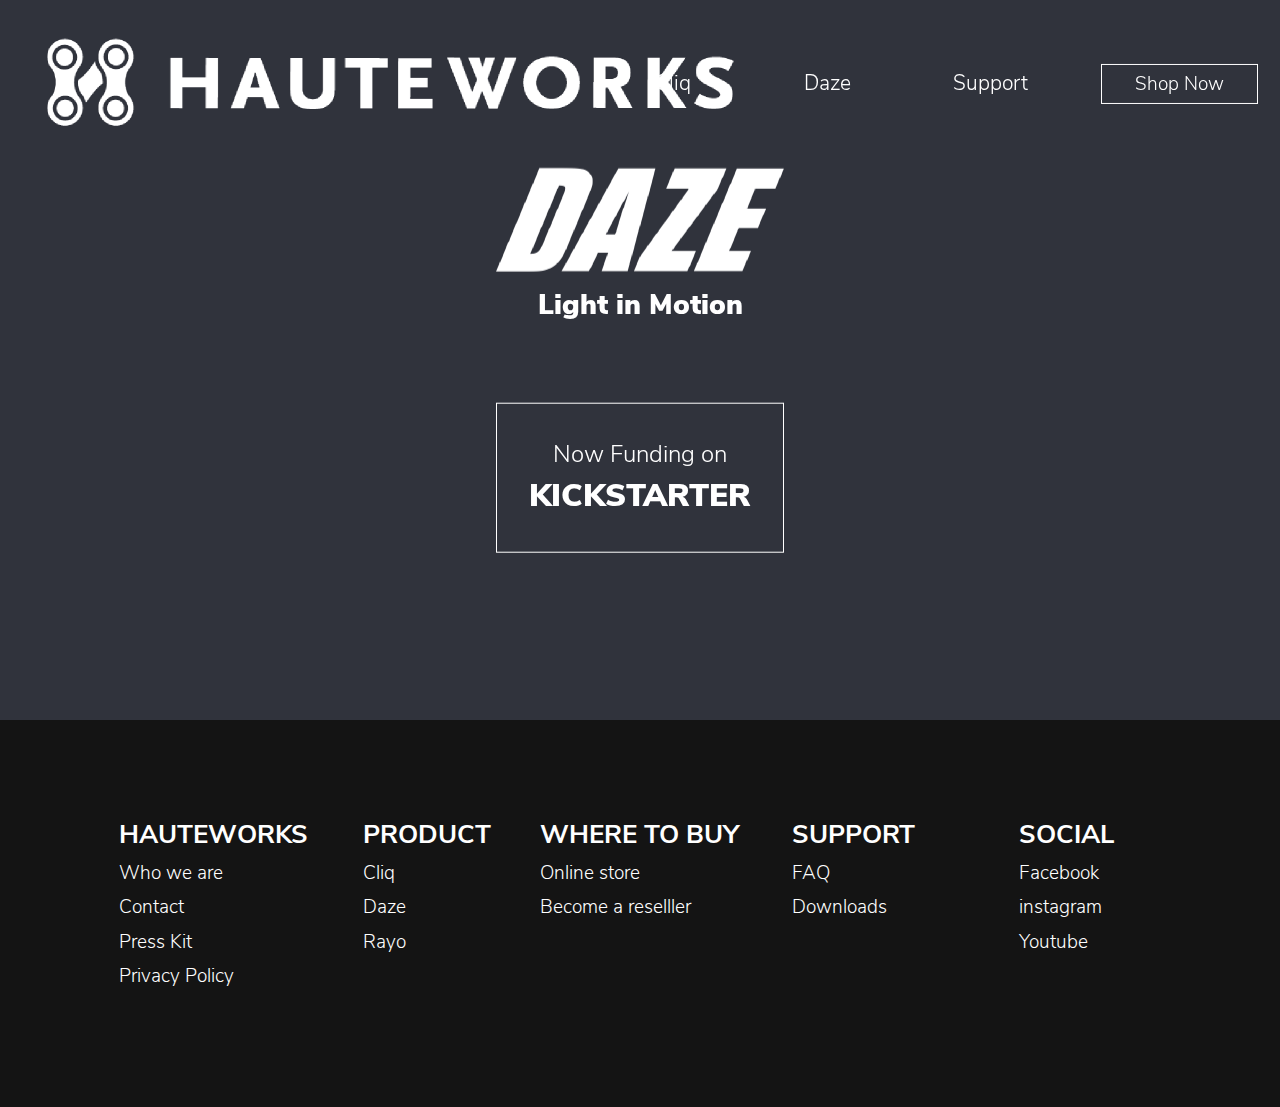
<file: daze.html>
<!DOCTYPE html>
<html lang="en" dir="ltr">
  <head>
    <meta charset="utf-8"/>
    <meta name="viewport" content="width=device-width, initial-scale=1,minimum-scale=1, maximum-scale=2, user-scalable=no"/>
    <title>index</title>
    <link rel="stylesheet" href="./css/bootstrap.css">
    <link href="https://use.fontawesome.com/releases/v5.0.4/css/all.css" rel="stylesheet">
    <link rel="stylesheet" href="./css/font.css">
    <link rel="stylesheet" href="./css/init.css">
    <link rel="stylesheet" href="./css/nav.css">
    <link rel="stylesheet" href="./css/daze.css">
    <link href="https://cdn-images.mailchimp.com/embedcode/horizontal-slim-10_7.css" rel="stylesheet" type="text/css">
    <script type="text/javascript" src="./js/jquery-3.4.1.min.js"></script>
    <script src="./js/bootstrap.js"></script>
    </head>
  <body>
    <!--@@@@@@@@@@ NAV @@@@@@@@@-->
    <header class='container'>
      <div class="row">
        <div class="col-sm-6 col-6 logo-div">
          <a href="index.html"><img class='logo' src="./imgs/hw_logo-1line_w.png" alt="logo"></a>
        </div>
        <div class="col-sm-6 menu-div">
          <ul>
            <li><a href='./cliq.html' style="color:white;">Cliq</a></li>
            <li><a href='./daze.html' style="color:white;">Daze</a></li>
            <li><a href='./support.html' style="color:white;">Support</a></li>
            <li><a href='./shopNow.html' style="color:white;">Shop Now</a></li>
          </ul>
        </div>
        <div class="col-sm-6 col-6 mobile-menu-div">
          <div class="img-wrap">
            <img class='menu-bar' src="./imgs/menu-bar-white.svg" alt="menu-bar">
          </div>
        </div>
      </div>
    </header>
    <div class="mobile-menu-tab-div">
      <div class="menu_item menu_item_1">
        <div class="menu_item_header">
          <h3>HAUTEWORKS
            <ul>
              <a href="./whoWeAre.html" style="color:white;"><li>Who we are</li></a>
              <a href="./support.html#CONTACT" style="color:white;"><li>Contact</li></a>
              <li>Press Kit</li>
              <a href="./support.html#POLICY" style="color:white;"><li>Privacy Policy</li></a>
            </ul>
          </h3>
          <div class="img-wrap"><img class='arrow-right' src="./imgs/arrow-right-white.svg" alt="arrow-right"></div>
        </div>
      </div>
      <div class="menu_item menu_item_2">
        <h3>PRODUCT
          <ul>
            <li><a href='./cliq.html' style="color:white;">Cliq</a></li>
            <li><a href='./daze.html' style="color:white;">Daze</a></li>
            <li><a href="http://www.hauteworks.com/" style="color:white;">Rayo</a></li>
          </ul>
        </h3>
      </div>
      <div class="menu_item menu_item_3">
        <h3>WHERE TO BUY
          <ul>
            <li>Online store</li>
            <li>Become a reslller</li>
          </ul>
        </h3>
      </div>
      <div class="menu_item menu_item_4">
        <h3>SUPPORT
          <ul>
            <a href="./support.html#FAQ" style="color:white;"><li>FAQ</li></a>
            <a href="./support.html#DOWNLOAD" style="color:white;"><li>DOWNLOAD</li></a>
          </ul>
        </h3>
      </div>
      <div class="i_wrap">
        <a href="https://ko-kr.facebook.com/RideWithRayo"><i class="fab fa-facebook-square"></i></a>
        <a href="https://www.instagram.com/ridewithrayo_kor"><i class="fab fa-instagram"></i></a>
        <a href='https://www.youtube.com/channel/UC6gJvEyVdVitxFWyl1pJsuw'><i class="fab fa-youtube"></i></a>
      </div>
    </div>
    <main>
      <iframe id="daze_video" src="https://player.vimeo.com/video/350645745?autoplay=1&loop=9999&autopause=0" frameborder="0" allow="autoplay; fullscreen" allowfullscreen controls="0"></iframe>
      <script type="text/javascript">
        var iframe_url = "https://player.vimeo.com/video/352441183?autoplay=1&loop=9999&autopause=0"

        function daze_sizing(){
          var video_width = $("main").width()
          $("main iframe").height(video_width*9/16)
          var main_height = $("main iframe").height()
          $("main").height(main_height);
        }
        function daze_sizing_mobile(){
          if($(window).width()<576){
            $("#daze_video").attr("src",iframe_url)
            var video_hight = $("main").height()
            $("main iframe").height("100vh")
          }
        }
        daze_sizing()
        daze_sizing_mobile()
        $(window).resize(function(){
          daze_sizing()
          daze_sizing_mobile()
        })

      </script>
      <div class="textwrap">
        <img src="./imgs/daze_white_logo.png" alt="">
        <h3>Light in Motion</h3>
        <div class="button">
          <p>Now Funding on<br/><span>KICKSTARTER</span></p>
        </div>
      </div>
    </main>
    <footer class='container-fluid'>
      <div class="row">
        <div class="col-2 offset-1 footer-item">
          <div class="textwrap">
            <h4>HAUTEWORKS</h4>
            <ul>
              <a href="./whoWeAre.html" style="color:white;"><li>Who we are</li></a>
              <a href="./support.html#CONTACT" style="color:white;"><li>Contact</li></a>
              <li>Press Kit</li>
              <a href="./support.html#POLICY" style="color:white;"><li>Privacy Policy</li></a>
            </ul>
          </div>
        </div>
        <div class="col-2 footer-item">
          <div class="textwrap">
            <h4>PRODUCT</h4>
            <ul>
              <li><a href='./cliq.html' style="color:white;">Cliq</a></li>
              <li><a href='./daze.html' style="color:white;">Daze</a></li>
              <li><a href="http://www.hauteworks.com/" style="color:white;">Rayo</a></li>
            </ul>
          </div>
        </div>
        <div class="col-2 footer-item">
          <div class="textwrap">
            <h4>WHERE TO BUY</h4>
            <ul>
              <li>Online store</li>
              <li>Become a reselller</li>
            </ul>
          </div>
        </div>
        <div class="col-2 footer-item">
          <div class="textwrap">
            <h4>SUPPORT</h4>
            <ul>
              <a href="./support.html#FAQ" style="color:white;"><li>FAQ</li></a>
              <a href="./support.html#DOWNLOAD" style="color:white;"><li>Downloads</li></a>
            </ul>
          </div>
        </div>
        <div class="col-2 footer-item">
          <div class="textwrap">
            <h4>SOCIAL</h4>
            <ul>
              <a href="https://ko-kr.facebook.com/RideWithRayo"><li>Facebook</li></a>
              <a href="https://www.instagram.com/ridewithrayo_kor"><li>instagram</li></a>
              <a href="https://www.youtube.com/channel/UC6gJvEyVdVitxFWyl1pJsuw"><li>Youtube</li></a>
            </ul>
          </div>
        </div>
      </div>
    </footer>
  </body>
    <script type="text/javascript" src='./js/init.js'></script>
</html>
</file>
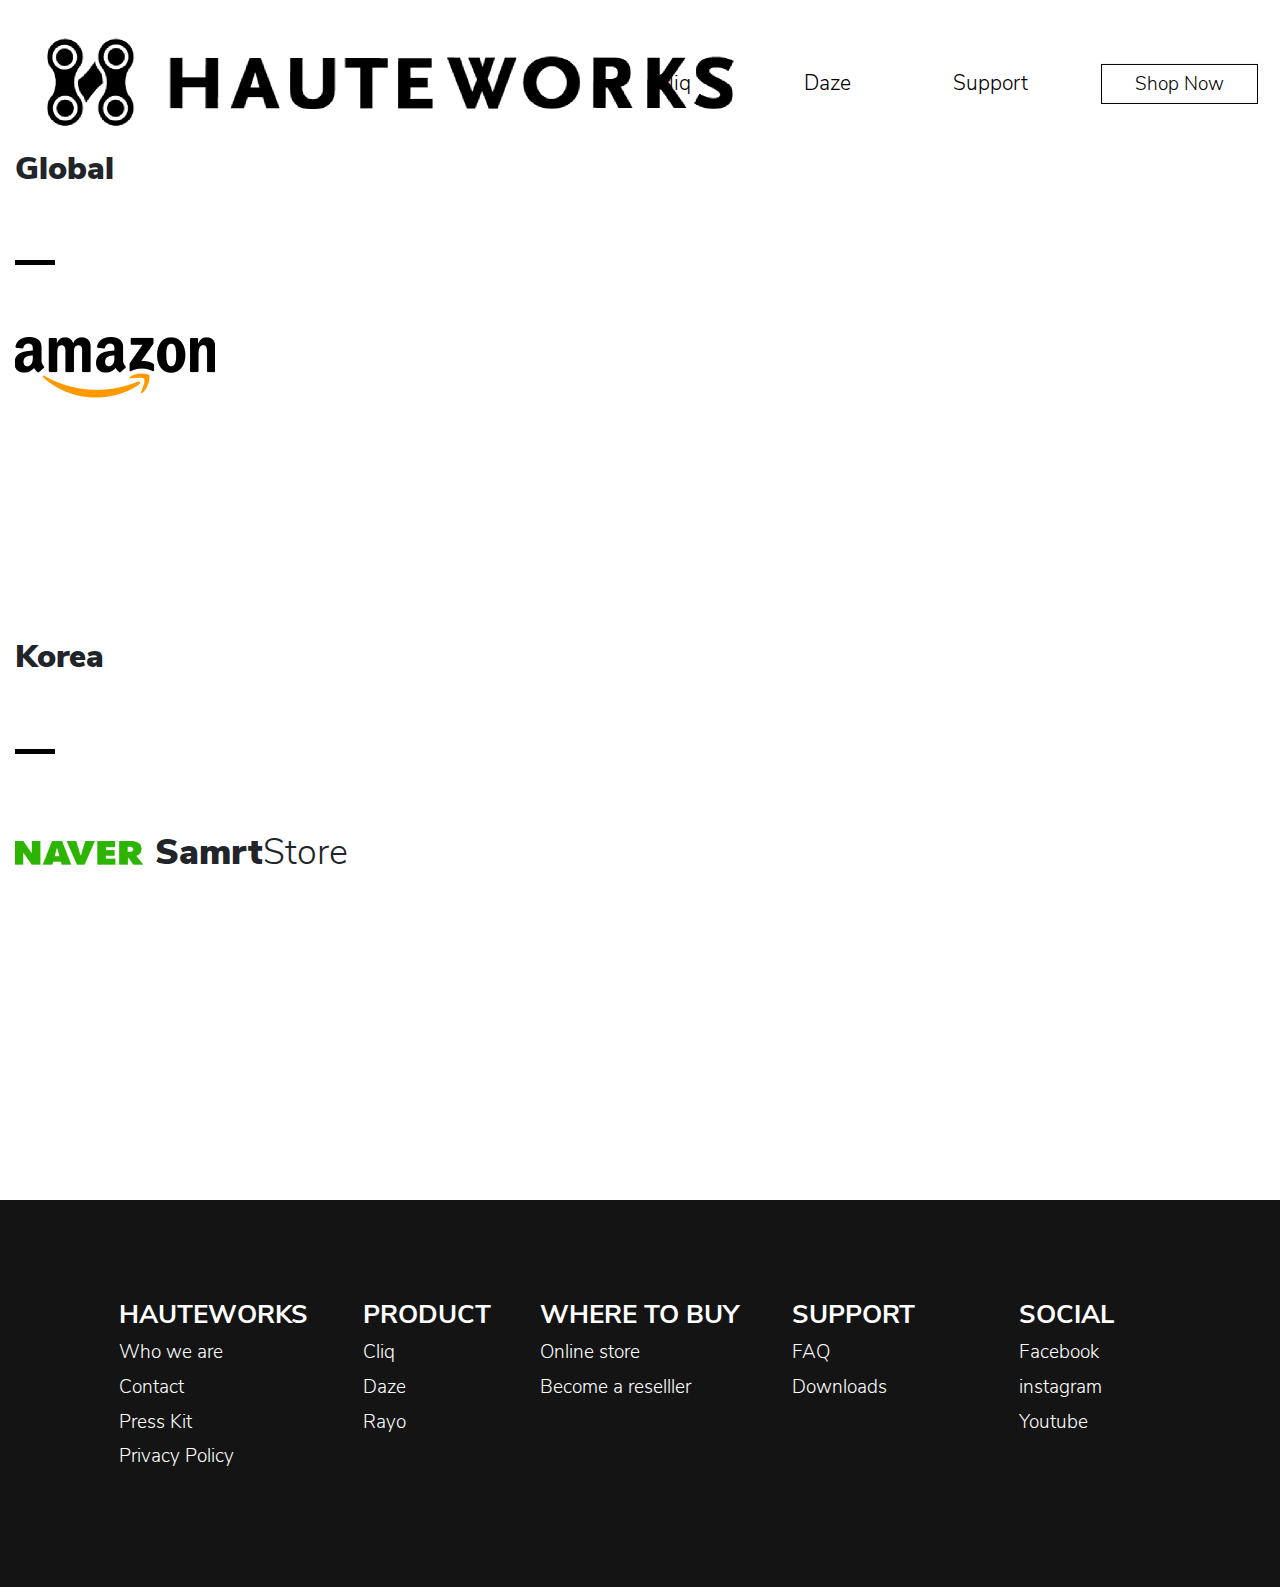
<file: shopNow.html>
<!DOCTYPE html>
<html lang="en" dir="ltr">
  <head>
    <meta charset="utf-8"/>
    <meta name="viewport" content="width=device-width, initial-scale=1,minimum-scale=1, maximum-scale=2, user-scalable=no"/>
    <title>index</title>
    <link rel="stylesheet" href="./css/bootstrap.css">
    <link href="https://use.fontawesome.com/releases/v5.0.4/css/all.css" rel="stylesheet">
    <link rel="stylesheet" href="./css/font.css">
    <link rel="stylesheet" href="./css/init.css">
    <link rel="stylesheet" href="./css/nav_white.css">
    <link rel="stylesheet" href="./css/shopNow.css">
    <link href="https://cdn-images.mailchimp.com/embedcode/horizontal-slim-10_7.css" rel="stylesheet" type="text/css">
    <script type="text/javascript" src="./js/jquery-3.4.1.min.js"></script>
    <script src="./js/bootstrap.js"></script>
    </head>
  <body>
    <!--@@@@@@@@@@ NAV @@@@@@@@@-->
    <header class='container'>
      <div class="row">
        <div class="col-sm-6 col-6 logo-div">
          <a href="index.html"><img class='logo' src="./imgs/hw_logo-1line_b.png" alt="logo"></a>
        </div>
        <div class="col-sm-6 menu-div">
          <ul>
            <li><a href='./cliq.html' style="color:black;">Cliq</a></li>
            <li><a href='./daze.html' style="color:black;">Daze</a></li>
            <li><a href='./support.html' style="color:black;">Support</a></li>
            <li><a href='./shopNow.html' style="color:black;">Shop Now</a></li>
          </ul>
        </div>
        <div class="col-sm-6 col-6 mobile-menu-div">
          <div class="img-wrap">
            <img class='menu-bar' src="./imgs/menu-bar.svg" alt="menu-bar">
          </div>
        </div>
      </div>
    </header>
    <div class="mobile-menu-tab-div">
      <div class="menu_item menu_item_1">
        <div class="menu_item_header">
          <h3>HAUTEWORKS
            <ul>
              <a href="./whoWeAre.html" style="color:white;"><li>Who we are</li></a>
              <a href="./support.html#CONTACT" style="color:white;"><li>Contact</li></a>
              <li>Press Kit</li>
              <a href="./support.html#POLICY" style="color:white;"><li>Privacy Policy</li></a>
            </ul>
          </h3>
          <div class="img-wrap"><img class='arrow-right' src="./imgs/arrow-right-white.svg" alt="arrow-right"></div>
        </div>
      </div>
      <div class="menu_item menu_item_2">
        <h3>PRODUCT
          <ul>
            <li><a href='./cliq.html' style="color:white;">Cliq</a></li>
            <li><a href='./daze.html' style="color:white;">Daze</a></li>
            <li><a href="http://www.hauteworks.com/" style="color:white;">Rayo</a></li>
          </ul>
        </h3>
      </div>
      <div class="menu_item menu_item_3">
        <h3>WHERE TO BUY
          <ul>
            <li>Online store</li>
            <li>Become a reslller</li>
          </ul>
        </h3>
      </div>
      <div class="menu_item menu_item_4">
        <h3>SUPPORT
          <ul>
            <a href="./support.html#FAQ" style="color:white;"><li>FAQ</li></a>
            <a href="./support.html#DOWNLOAD" style="color:white;"><li>DOWNLOAD</li></a>
          </ul>
        </h3>
      </div>
      <div class="i_wrap">
        <a href="https://ko-kr.facebook.com/RideWithRayo"><i class="fab fa-facebook-square"></i></a>
        <a href="https://www.instagram.com/ridewithrayo_kor"><i class="fab fa-instagram"></i></a>
        <a href='https://www.youtube.com/channel/UC6gJvEyVdVitxFWyl1pJsuw'><i class="fab fa-youtube"></i></a>
      </div>
    </div>
    <main class='container'>
      <div class="row">
        <div class="col-12">
          <h2>Global</h2>
          <div class="box"></div>
          <img src="./imgs/Amazon_logo.png" alt="">
        </div>
        <div class="col-12">
          <h2>Korea</h2>
          <div class="box"></div>
          <div class="naver">
            <img src="./imgs/naverlogo.png" alt="">
            <p class='smartStore'><span>Samrt</span>Store</p>
          </div>
        </div>
      </div>
    </main>
    <footer class='container-fluid'>
      <div class="row">
        <div class="col-2 offset-1 footer-item">
          <div class="textwrap">
            <h4>HAUTEWORKS</h4>
            <ul>
              <a href="./whoWeAre.html" style="color:white;"><li>Who we are</li></a>
              <a href="./support.html#CONTACT" style="color:white;"><li>Contact</li></a>
              <li>Press Kit</li>
              <a href="./support.html#POLICY" style="color:white;"><li>Privacy Policy</li></a>
            </ul>
          </div>
        </div>
        <div class="col-2 footer-item">
          <div class="textwrap">
            <h4>PRODUCT</h4>
            <ul>
              <li><a href='./cliq.html' style="color:white;">Cliq</a></li>
              <li><a href='./daze.html' style="color:white;">Daze</a></li>
              <li><a href="http://www.hauteworks.com/" style="color:white;">Rayo</a></li>
            </ul>
          </div>
        </div>
        <div class="col-2 footer-item">
          <div class="textwrap">
            <h4>WHERE TO BUY</h4>
            <ul>
              <li>Online store</li>
              <li>Become a reselller</li>
            </ul>
          </div>
        </div>
        <div class="col-2 footer-item">
          <div class="textwrap">
            <h4>SUPPORT</h4>
            <ul>
              <a href="./support.html#FAQ" style="color:white;"><li>FAQ</li></a>
              <a href="./support.html#DOWNLOAD" style="color:white;"><li>Downloads</li></a>
            </ul>
          </div>
        </div>
        <div class="col-2 footer-item">
          <div class="textwrap">
            <h4>SOCIAL</h4>
            <ul>
              <a href="https://ko-kr.facebook.com/RideWithRayo"><li>Facebook</li></a>
              <a href="https://www.instagram.com/ridewithrayo_kor"><li>instagram</li></a>
              <a href="https://www.youtube.com/channel/UC6gJvEyVdVitxFWyl1pJsuw"><li>Youtube</li></a>
            </ul>
          </div>
        </div>
      </div>
    </footer>
  </body>
    <script type="text/javascript" src='./js/init.js'></script>
</html>
</file>
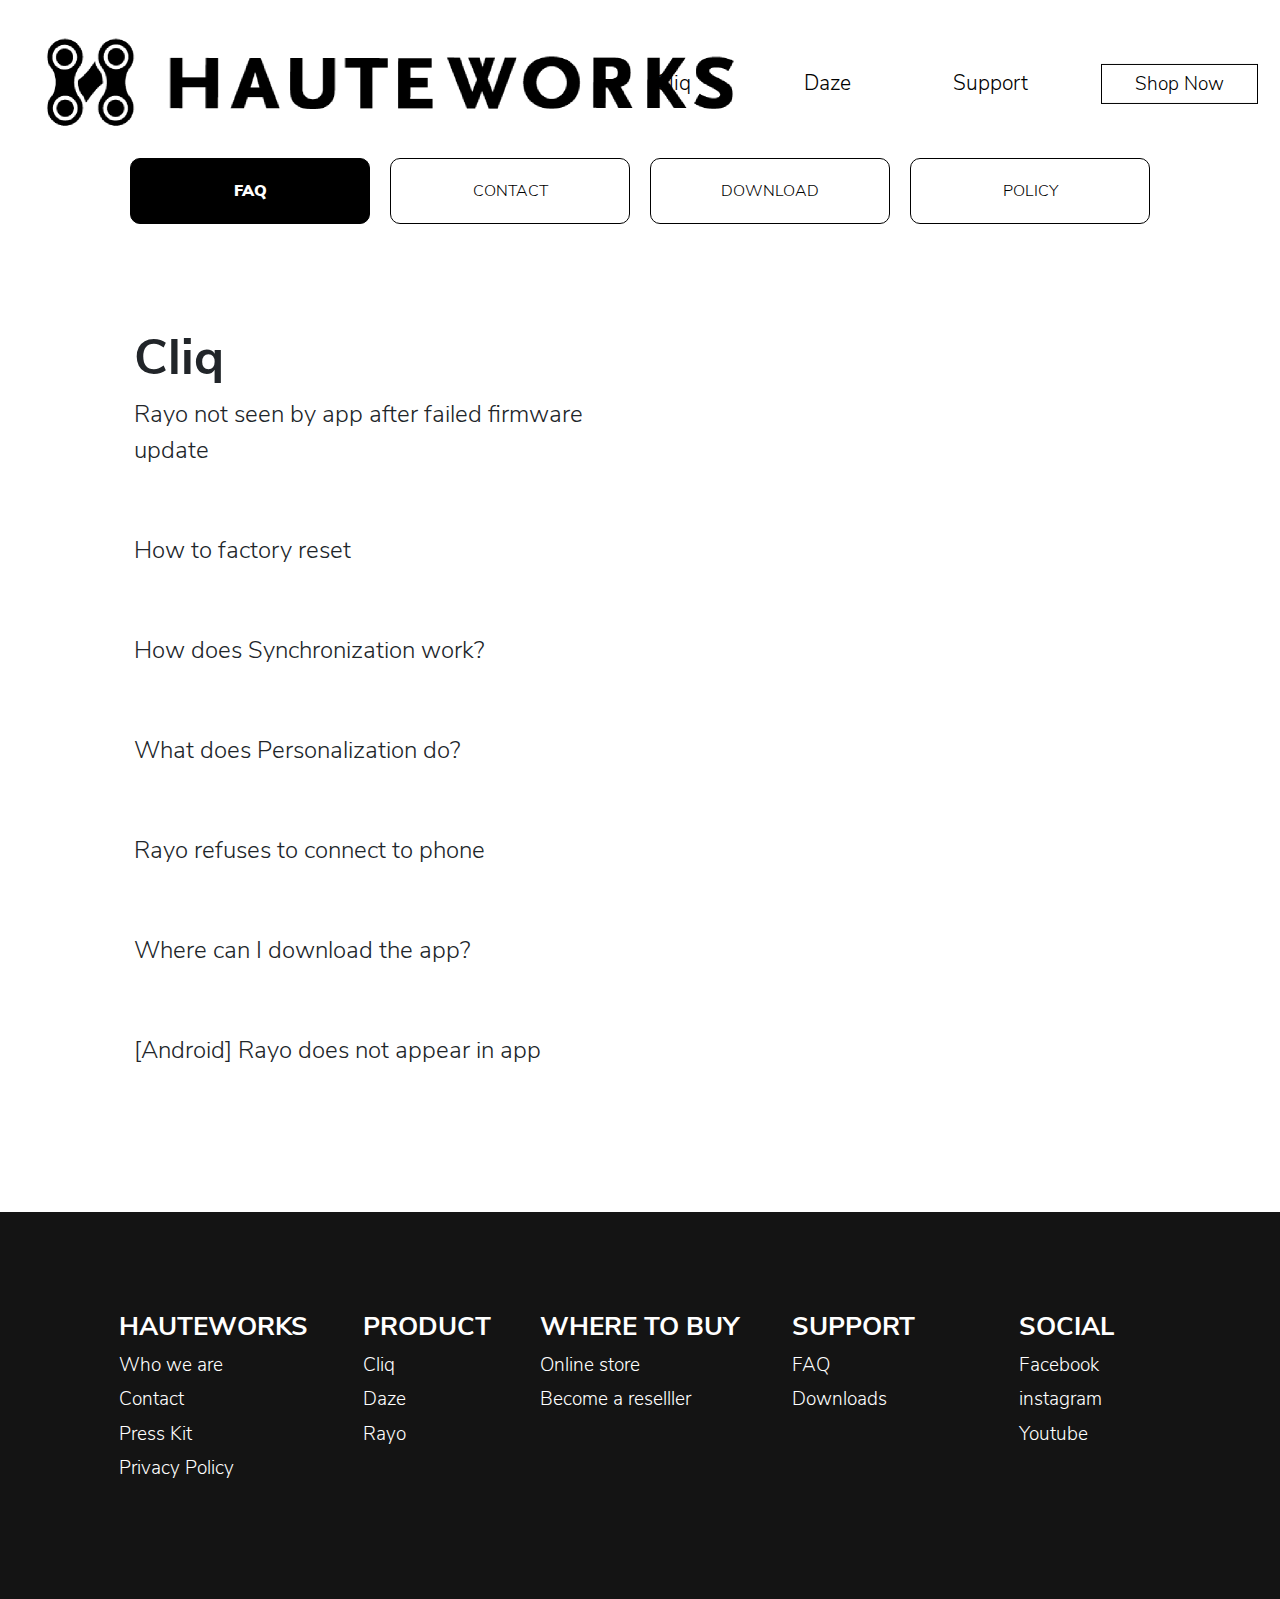
<file: support.html>
<!DOCTYPE html>
<html lang="en" dir="ltr">
  <head>
    <meta charset="utf-8"/>
    <meta name="viewport" content="width=device-width, initial-scale=1,minimum-scale=1, maximum-scale=2, user-scalable=no"/>
    <title>index</title>
    <link rel="stylesheet" href="./css/bootstrap.css">
    <link href="https://use.fontawesome.com/releases/v5.0.4/css/all.css" rel="stylesheet">
    <link rel="stylesheet" href="./css/font.css">
    <link rel="stylesheet" href="./css/init.css">
    <link rel="stylesheet" href="./css/nav_white.css">
    <link rel="stylesheet" href="./css/support.css">
    <link href="https://cdn-images.mailchimp.com/embedcode/horizontal-slim-10_7.css" rel="stylesheet" type="text/css">
    <script type="text/javascript" src="./js/jquery-3.4.1.min.js"></script>
    <script src="./js/bootstrap.js"></script>
    </head>
  <body>
    <!--@@@@@@@@@@ NAV @@@@@@@@@-->
    <header class='container'>
      <div class="row">
        <div class="col-sm-6 col-6 logo-div">
          <a href="index.html"><img class='logo' src="./imgs/hw_logo-1line_b.png" alt="logo"></a>
        </div>
        <div class="col-sm-6 menu-div">
          <ul>
            <li><a href='./cliq.html' style="color:black;">Cliq</a></li>
            <li><a href='./daze.html' style="color:black;">Daze</a></li>
            <li><a href='./support.html' style="color:black;">Support</a></li>
            <li><a href='./shopNow.html' style="color:black;">Shop Now</a></li>
          </ul>
        </div>
        <div class="col-sm-6 col-6 mobile-menu-div">
          <div class="img-wrap">
            <img class='menu-bar' src="./imgs/menu-bar.svg" alt="menu-bar">
          </div>
        </div>
      </div>
    </header>
    <div class="mobile-menu-tab-div">
      <div class="menu_item menu_item_1">
        <div class="menu_item_header">
          <h3>HAUTEWORKS
            <ul>
              <a href="./whoWeAre.html" style="color:white;"><li>Who we are</li></a>
              <a href="./support.html#CONTACT" style="color:white;"><li>Contact</li></a>
              <li>Press Kit</li>
              <a href="./support.html#POLICY" style="color:white;"><li>Privacy Policy</li></a>
            </ul>
          </h3>
          <div class="img-wrap"><img class='arrow-right' src="./imgs/arrow-right-white.svg" alt="arrow-right"></div>
        </div>
      </div>
      <div class="menu_item menu_item_2">
        <h3>PRODUCT
          <ul>
            <li><a href='./cliq.html' style="color:white;">Cliq</a></li>
            <li><a href='./daze.html' style="color:white;">Daze</a></li>
            <li><a href="http://www.hauteworks.com/" style="color:white;">Rayo</a></li>
          </ul>
        </h3>
      </div>
      <div class="menu_item menu_item_3">
        <h3>WHERE TO BUY
          <ul>
            <li>Online store</li>
            <li>Become a reslller</li>
          </ul>
        </h3>
      </div>
      <div class="menu_item menu_item_4">
        <h3>SUPPORT
          <ul>
            <a href="./support.html#FAQ" style="color:white;"><li>FAQ</li></a>
            <a href="./support.html#DOWNLOAD" style="color:white;"><li>DOWNLOAD</li></a>
          </ul>
        </h3>
      </div>
      <div class="i_wrap">
        <a href="https://ko-kr.facebook.com/RideWithRayo"><i class="fab fa-facebook-square"></i></a>
        <a href="https://www.instagram.com/ridewithrayo_kor"><i class="fab fa-instagram"></i></a>
        <a href='https://www.youtube.com/channel/UC6gJvEyVdVitxFWyl1pJsuw'><i class="fab fa-youtube"></i></a>
      </div>
    </div>
    <main class='container'>
      <div class="row category">
        <div class="col">
          <ul>
            <a href="#FAQ"><li class='current'>FAQ</li></a>
            <a href="#CONTACT"><li>CONTACT</li></a>
            <a href="#DOWNLOAD"><li>DOWNLOAD</li></a>
            <a href="#POLICY"><li>POLICY</li></a>
          </ul>
        </div>
      </div>

      <div class="row category-item current-category-item FAQ">
        <div class="col-sm-5 offset-sm-1">
          <h2>Cliq</h2>
           <ol>
             <li>Rayo not seen by app after failed firmware update</li>
             <li>How to factory reset</li>
             <li>How does Synchronization work?</li>
             <li>What does Personalization do?</li>
             <li>Rayo refuses to connect to phone</li>
             <li>Where can I download the app?</li>
             <li>[Android] Rayo does not appear in app</li>
           </ol>
        </div>
        <div class="col-sm-5" style="display:none;">
          <h2>Cliq</h2>
           <ol>
             <li>Rayo not seen by app after failed firmware update</li>
             <li>How to factory reset</li>
             <li>How does Synchronization work?</li>
             <li>What does Personalization do?</li>
             <li>Rayo refuses to connect to phone</li>
             <li>Where can I download the app?</li>
             <li>[Android] Rayo does not appear in app</li>
           </ol>
        </div>
      </div>

      <div class="row category-item CONTACT">
        <div class="col-sm-10 offset-sm-1">
          <h2>E-Mail</h2>
          <p>
            If you want the in-depth assistance,<br/><br/>
            or want to become a reseller, dont't hesitate to contact us.
          </p>
          <form class="" action="MAILTO:zabefofoon@naver.com" method="post">
            <h3>Your e-mail address</h3>
            <input class='email' type="email" name="" value="">

            <h3>Subject</h3>
            <input class='subject' type="text" name="" value="">

            <h3>Description</h3>
            <textarea name="name" rows="8" cols="80"></textarea>
            <p class='description'>
              Please enter the details of your request. A member of our support staff will respond as soon as possible.
            </p>
            <h3>Attachments</h3>
            <button type="button" name="button">Add file of drop files here</button><br/>
            <input class='submit' type="Submit" name="" value="Submit">
          </form>
        </div>
        <div class="col-sm-10 offset-sm-1">
          <h2 style="margin-bottom:4rem;">SUPPORT CENTER</h2>
          <p>+82-070-4299-0774<br/><br/>support@hauteworks.com</p>
        </div>
      </div>

      <div class="row category-item DOWNLOAD">
        <div class="col-sm-10 offset-sm-1 manual">
          <h2>MANUAL</h2>
          <p>
            - Cliq : <a href="https://www.dropbox.com/s/s8gnxbiba0kf7m5/Cliq_pack_manual_190708_preview.pdf?dl=1"><span>CLICK HERE</span></a> to download the manual for Cliq<br/><br/>
            <i style="display: none;">- Daze : <a href="https://www.dropbox.com/s/s8gnxbiba0kf7m5/Cliq_pack_manual_190708_preview.pdf?dl=1"><span>CLICK HERE</span> to download the manual for Daze</a></i>
          </p>
        </div>
        <div class="col-sm-10 offset-sm-1">
          <h2>PRESS KIT</h2>
          <p>
            - <a href="https://drive.google.com/drive/folders/0B-TmbbpOmUPATHFNU1lUNGtEeGs?usp=sharing"><span>CLICK HERE</span></a> for the HAUTEWORKS Press Kit
          </p>
        </div>
      </div>
      <div class="row category-item POLICY">
        <div class="col-sm-10 offset-sm-1 manual">
          <h2>Privacy Policy</h2>
          <p>
            This privacy policy governs your use of the software application My Rayo (“Application”) for mobile devices that was created by Hauteworks Inc. The application is used for configuring and using the functions of the bicycle taillight Rayo.<br/><br/>
            <span>What information does the Application obtain and how is it used?</span><br/>
            The Application does not collect or transmit any personally identifiable information about you.<br/><br/>
            <span>How do you handle location data?</span><br/>
            The Application does not collect or transmit any location data.<br/><br/>
            <span>Do you share personal information?</span><br/>
            As no personal information is collected by the Application, we do not share personal information with anyone.<br/><br/>
            <span>Do advertising companies collect data?</span><br/>
            The Application does not collect user data, so no data is shared with advertising companies.<br/><br/>
            <span>Do you use vendors or analytics providers?</span><br/>
            No. The Application does not use vendors or analytics providers.<br/><br/>
            <span>Do you comply with the Children’s Online Privacy Protection Act (COPPA)?</span><br/>
            Yes. We do not solicit nor gather any data from children under the age of 13. If a parent or guardian becomes aware that his or her child has provided us with information without their consent, he or she should contact us.
          </p>
        </div>
      </div>

    </main>
    <script type="text/javascript">
      var urlArr = ["FAQ","CONTACT","DOWNLOAD","POLICY"]
      var url = String(window.location.href)
      var currentUrl = url.split("#")[1]
      if(currentUrl==undefined) currentUrl = "FAQ"
      setTimeout(function(){
        $(".category-item").removeClass("current-category-item")
        $("."+currentUrl).addClass("current-category-item")
      })
      if(currentUrl == urlArr[0]){
        $(".category li").eq(0).addClass("current")
      }
      function a(num){
        if(currentUrl == urlArr[num]){
          $(".category li").removeClass()
          $(".category li").eq(num).addClass("current")
        }
      }
      a(0),a(1),a(2),a(3)

      $(".category li").click(function(){
        $(".category li").removeClass()
        $(this).addClass("current")
      })
      window.onhashchange = function(e){
        url = String(window.location.href)
        currentUrl = url.split("#")[1]
        $(".category-item").removeClass("current-category-item")
        $("."+currentUrl).addClass("current-category-item")

        if(currentUrl == urlArr[0]){
            $(".category li").removeClass()
            $(".category li").eq(0).addClass("current")
        }
        if(currentUrl == urlArr[1]){
            $(".category li").removeClass()
            $(".category li").eq(1).addClass("current")
        }
        if(currentUrl == urlArr[2]){
            $(".category li").removeClass()
            $(".category li").eq(2).addClass("current")
        }
        if(currentUrl == urlArr[3]){
            $(".category li").removeClass()
            $(".category li").eq(3).addClass("current")
        }
      }
    </script>
    <footer class='container-fluid'>
      <div class="row">
        <div class="col-2 offset-1 footer-item">
          <div class="textwrap">
            <h4>HAUTEWORKS</h4>
            <ul>
              <a href="./whoWeAre.html" style="color:white;"><li>Who we are</li></a>
              <a href="./support.html#CONTACT" style="color:white;"><li>Contact</li></a>
              <li>Press Kit</li>
              <a href="./support.html#POLICY" style="color:white;"><li>Privacy Policy</li></a>
            </ul>
          </div>
        </div>
        <div class="col-2 footer-item">
          <div class="textwrap">
            <h4>PRODUCT</h4>
            <ul>
              <li><a href='./cliq.html' style="color:white;">Cliq</a></li>
              <li><a href='./daze.html' style="color:white;">Daze</a></li>
              <li><a href="http://www.hauteworks.com/" style="color:white;">Rayo</a></li>
            </ul>
          </div>
        </div>
        <div class="col-2 footer-item">
          <div class="textwrap">
            <h4>WHERE TO BUY</h4>
            <ul>
              <li>Online store</li>
              <li>Become a reselller</li>
            </ul>
          </div>
        </div>
        <div class="col-2 footer-item">
          <div class="textwrap">
            <h4>SUPPORT</h4>
            <ul>
              <a href="./support.html#FAQ" style="color:white;"><li>FAQ</li></a>
              <a href="./support.html#DOWNLOAD" style="color:white;"><li>Downloads</li></a>
            </ul>
          </div>
        </div>
        <div class="col-2 footer-item">
          <div class="textwrap">
            <h4>SOCIAL</h4>
            <ul>
              <a href="https://ko-kr.facebook.com/RideWithRayo"><li>Facebook</li></a>
              <a href="https://www.instagram.com/ridewithrayo_kor"><li>instagram</li></a>
              <a href="https://www.youtube.com/channel/UC6gJvEyVdVitxFWyl1pJsuw"><li>Youtube</li></a>
            </ul>
          </div>
        </div>
      </div>
    </footer>
  </body>
    <script type="text/javascript" src='./js/init.js'></script>
</html>
</file>
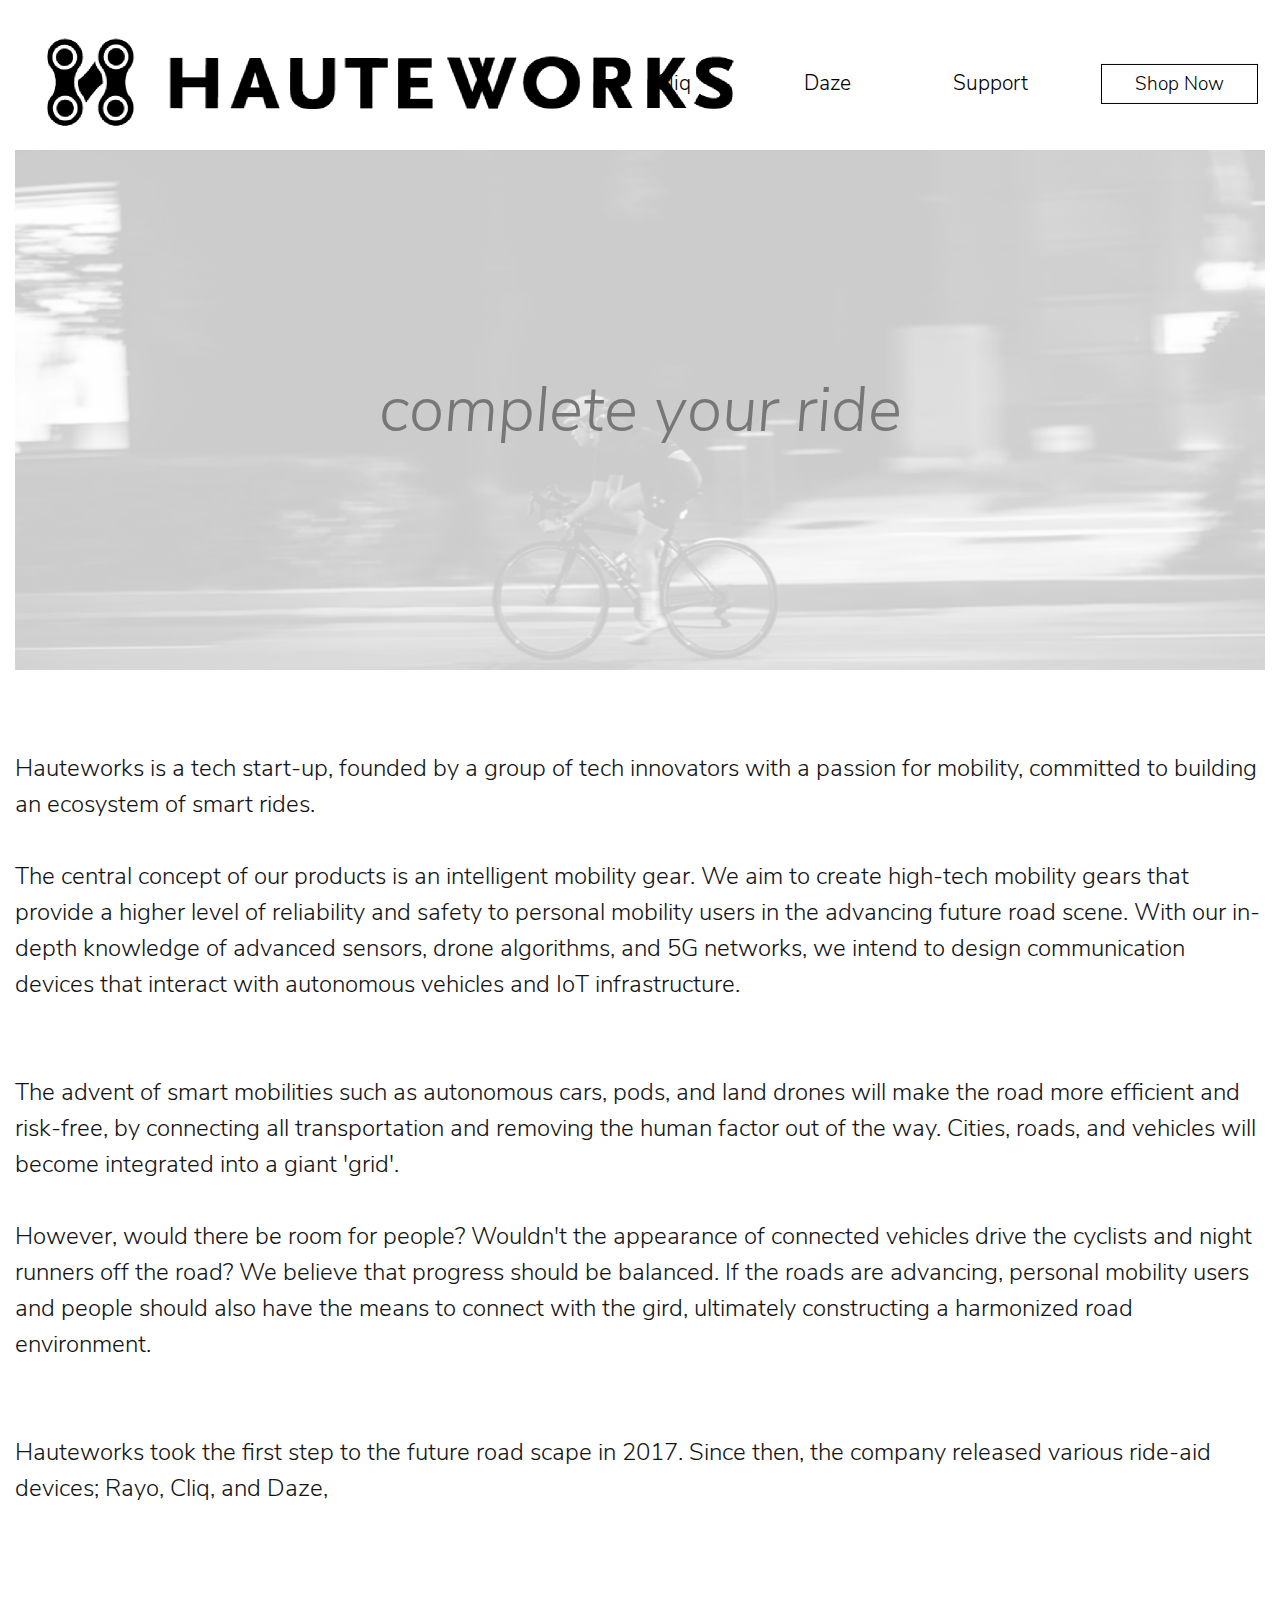
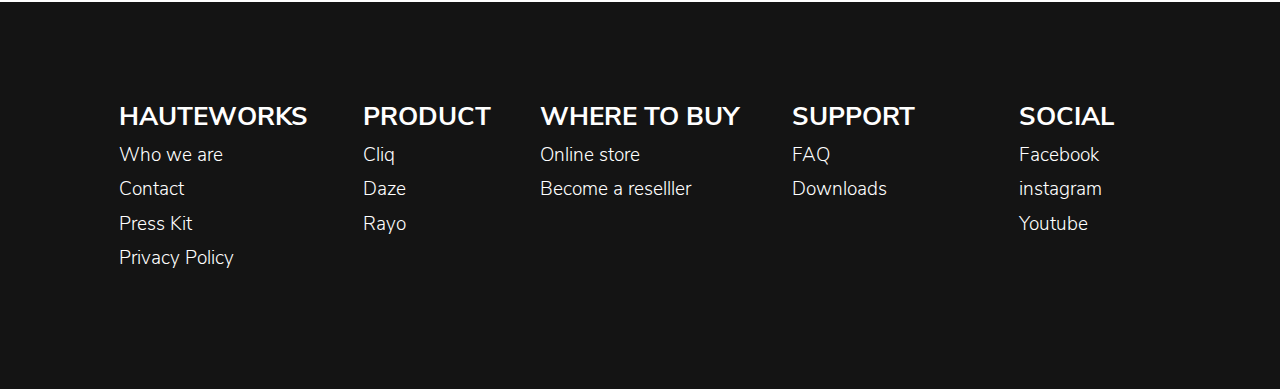
<file: whoWeAre.html>
<!DOCTYPE html>
<html lang="en" dir="ltr">
  <head>
    <meta charset="utf-8"/>
    <meta name="viewport" content="width=device-width, initial-scale=1,minimum-scale=1, maximum-scale=2, user-scalable=no"/>
    <title>index</title>
    <link rel="stylesheet" href="./css/bootstrap.css">
    <link href="https://use.fontawesome.com/releases/v5.0.4/css/all.css" rel="stylesheet">
    <link rel="stylesheet" href="./css/font.css">
    <link rel="stylesheet" href="./css/init.css">
    <link rel="stylesheet" href="./css/nav_white.css">
    <link rel="stylesheet" href="./css/whoWeAre.css">
    <link href="https://cdn-images.mailchimp.com/embedcode/horizontal-slim-10_7.css" rel="stylesheet" type="text/css">
    <script type="text/javascript" src="./js/jquery-3.4.1.min.js"></script>
    <script src="./js/bootstrap.js"></script>
    </head>
  <body>
    <!--@@@@@@@@@@ NAV @@@@@@@@@-->
    <header class='container'>
      <div class="row">
        <div class="col-sm-6 col-6 logo-div">
          <a href="index.html"><img class='logo' src="./imgs/hw_logo-1line_b.png" alt="logo"></a>
        </div>
        <div class="col-sm-6 menu-div">
          <ul>
            <li><a href='./cliq.html' style="color:black;">Cliq</a></li>
            <li><a href='./daze.html' style="color:black;">Daze</a></li>
            <li><a href='./support.html' style="color:black;">Support</a></li>
            <li><a href='./shopNow.html' style="color:black;">Shop Now</a></li>
          </ul>
        </div>
        <div class="col-sm-6 col-6 mobile-menu-div">
          <div class="img-wrap">
            <img class='menu-bar' src="./imgs/menu-bar.svg" alt="menu-bar">
          </div>
        </div>
      </div>
    </header>
    <div class="mobile-menu-tab-div">
      <div class="menu_item menu_item_1">
        <div class="menu_item_header">
          <h3>HAUTEWORKS
            <ul>
              <a href="./whoWeAre.html" style="color:white;"><li>Who we are</li></a>
              <a href="./support.html#CONTACT" style="color:white;"><li>Contact</li></a>
              <li>Press Kit</li>
              <a href="./support.html#POLICY" style="color:white;"><li>Privacy Policy</li></a>
            </ul>
          </h3>
          <div class="img-wrap"><img class='arrow-right' src="./imgs/arrow-right-white.svg" alt="arrow-right"></div>
        </div>
      </div>
      <div class="menu_item menu_item_2">
        <h3>PRODUCT
          <ul>
            <li><a href='./cliq.html' style="color:white;">Cliq</a></li>
            <li><a href='./daze.html' style="color:white;">Daze</a></li>
            <li><a href="http://www.hauteworks.com/" style="color:white;">Rayo</a></li>
          </ul>
        </h3>
      </div>
      <div class="menu_item menu_item_3">
        <h3>WHERE TO BUY
          <ul>
            <li>Online store</li>
            <li>Become a reslller</li>
          </ul>
        </h3>
      </div>
      <div class="menu_item menu_item_4">
        <h3>SUPPORT
          <ul>
            <a href="./support.html#FAQ" style="color:white;"><li>FAQ</li></a>
            <a href="./support.html#DOWNLOAD" style="color:white;"><li>DOWNLOAD</li></a>
          </ul>
        </h3>
      </div>
      <div class="i_wrap">
        <a href="https://ko-kr.facebook.com/RideWithRayo"><i class="fab fa-facebook-square"></i></a>
        <a href="https://www.instagram.com/ridewithrayo_kor"><i class="fab fa-instagram"></i></a>
        <a href='https://www.youtube.com/channel/UC6gJvEyVdVitxFWyl1pJsuw'><i class="fab fa-youtube"></i></a>
      </div>
    </div>
    <main class='container'>
      <div class="row">
        <div class="col-12">
          <figure>
            <img src="./imgs/whoweare_bg.png" alt="">
            <figcaption>complete your ride</figcaption>
          </figure>
          <div class="textwrap">
            <p>
              Hauteworks is a tech start-up, founded by a group of tech innovators with a passion for mobility, committed to building an ecosystem of smart rides.<br/><br/>
              The central concept of our products is an intelligent mobility gear. We aim to create high-tech mobility gears that provide a higher level of reliability and safety to personal mobility users in the advancing future road scene. With our in-depth knowledge of advanced sensors, drone algorithms, and 5G networks, we intend to design communication devices that interact with autonomous vehicles and IoT infrastructure.<br/><br/><br/>
              The advent of smart mobilities such as autonomous cars, pods, and land drones will make the road more efficient and risk-free, by connecting all transportation and removing the human factor out of the way. Cities, roads, and vehicles will become integrated into a giant 'grid'.<br/><br/>
              However, would there be room for people? Wouldn't the appearance of connected vehicles drive the cyclists and night runners off the road? We believe that progress should be balanced. If the roads are advancing, personal mobility users and people should also have the means to connect with the gird, ultimately constructing a harmonized road environment.<br/><br/><br/>Hauteworks took the first step to the future road scape in 2017. Since then, the company released various ride-aid devices; Rayo, Cliq, and Daze,
            </p>
          </div>
        </div>
      </div>
    </main>
    <footer class='container-fluid'>
      <div class="row">
        <div class="col-2 offset-1 footer-item">
          <div class="textwrap">
            <h4>HAUTEWORKS</h4>
            <ul>
              <a href="./whoWeAre.html" style="color:white;"><li>Who we are</li></a>
              <a href="./support.html#CONTACT" style="color:white;"><li>Contact</li></a>
              <li>Press Kit</li>
              <a href="./support.html#POLICY" style="color:white;"><li>Privacy Policy</li></a>
            </ul>
          </div>
        </div>
        <div class="col-2 footer-item">
          <div class="textwrap">
            <h4>PRODUCT</h4>
            <ul>
              <li><a href='./cliq.html' style="color:white;">Cliq</a></li>
              <li><a href='./daze.html' style="color:white;">Daze</a></li>
              <li><a href="http://www.hauteworks.com/" style="color:white;">Rayo</a></li>
            </ul>
          </div>
        </div>
        <div class="col-2 footer-item">
          <div class="textwrap">
            <h4>WHERE TO BUY</h4>
            <ul>
              <li>Online store</li>
              <li>Become a reselller</li>
            </ul>
          </div>
        </div>
        <div class="col-2 footer-item">
          <div class="textwrap">
            <h4>SUPPORT</h4>
            <ul>
              <a href="./support.html#FAQ" style="color:white;"><li>FAQ</li></a>
              <a href="./support.html#DOWNLOAD" style="color:white;"><li>Downloads</li></a>
            </ul>
          </div>
        </div>
        <div class="col-2 footer-item">
          <div class="textwrap">
            <h4>SOCIAL</h4>
            <ul>
              <a href="https://ko-kr.facebook.com/RideWithRayo"><li>Facebook</li></a>
              <a href="https://www.instagram.com/ridewithrayo_kor"><li>instagram</li></a>
              <a href="https://www.youtube.com/channel/UC6gJvEyVdVitxFWyl1pJsuw"><li>Youtube</li></a>
            </ul>
          </div>
        </div>
      </div>
    </footer>
  </body>
    <script type="text/javascript" src='./js/init.js'></script>
</html>
</file>
<file: css/font.css>
@font-face {
  font-family: "NunitoSans";
  src: url("../font/NunitoSans-Black.woff") format("woff");
  font-weight:900;
  font-style:normal;
}
@font-face {
  font-family: "NunitoSans";
  src: url("../font/NunitoSans-BlackItalic.woff") format("woff");
  font-weight:900;
  font-style:italic;
}
@font-face {
  font-family: "NunitoSans";
  src: url("../font/NunitoSans-Bold.woff") format("woff");
  font-weight:700;
  font-style:normal;
}
@font-face {
  font-family: "NunitoSans";
  src: url("../font/NunitoSans-BoldItalic.woff") format("woff");
  font-weight:700;
  font-style:italic;
}
@font-face {
  font-family: "NunitoSans";
  src: url("../font/NunitoSans-Light.woff") format("woff");
  font-weight:300;
  font-style:normal;
}
@font-face {
  font-family: "NunitoSans";
  src: url("../font/NunitoSans-LightItalic.woff") format("woff");
  font-weight:300;
  font-style:italic;
}
@font-face {
  font-family: "NotoSansKR";
  src: url("../font/NotoSansKR-Medium.woff2") format("woff2"),
       url("../font/NotoSansKR-Medium.woff") format("woff"),
       url("../font/NotoSansKR-Medium.otf") format("opentype");
  font-weight:400;
  font-style:normal;
}
</file>
<file: css/init.css>
* {
  margin:0;
  padding:0;
  font-family:"NunitoSans";
  font-weight:300;
}
ul,ol,li {
  list-style:none;
}
html {
  font-size:16px;
  overflow-x: hidden;
}
.korean {
  font-family:"NotoSansKR";
  font-weight: 400;
}
a {
  text-decoration: none;
}
a:hover {
  text-decoration: none;
}
iframe {
  pointer-events: none;
}
@media (max-width:992px) {
  html {
    font-size:calc(16px * 0.67);
  }
}
@media (max-width:768px) {

  html {
    font-size:calc(16px * 0.5);
  }
}
@media (max-width:576px) {
  html {
    font-size:16px;
  }
  html, body {
    max-width: 100% !important;
    overflow-x: hidden !important;
  }
}
</file>
<file: css/nav.css>
header.container {
  position: absolute;
  z-index: 98;
  left:50%;
  transform:translateX(-50%);
  max-width:1280px;
  height:40px;
  margin-top:30px;
  padding:0 30px;
}
.logo-div {
  position:relative;
}

.logo-div span {
  position:absolute;
  top:50%;
  transform:translateY(-50%);
  font-weight:900;
  font-size:1.3rem;
}
.menu-div ul {
  font-size:0;
}
.menu-div ul li{
  width:25%;
  display:inline-block;
  font-size:1.3rem;
}
.menu-div ul li a {
  position:absolute;
  top:50%;
  transform:translateY(-50%);
  color:white;
}
.menu-div ul li a:hover {
  text-decoration: none;
}
.menu-div ul li:nth-child(4) a{
  width:inherit;
  text-align:center;
  border:1px solid white;
  font-size:.9em;
  padding:5px 0;
}
.mobile-menu-div {
  display:none;
}
.mobile-menu-tab-div {
  display:none;
}
footer {
  background: #141414;
  max-width: 1920px;
  color:white;
}
footer .row .footer-item {
  padding:100px 0;
  text-align: center;
}
footer .row .footer-item .textwrap {
  display: inline-block;
  text-align: left;
}
footer .row .footer-item .textwrap h4 {
  font-size:1.6em;
  font-weight:700;
}
footer .row .footer-item .textwrap ul li{
  font-size:1.2em;
  margin-top:.3em;
  color:white;
}
@media (max-width:992px) {
  html {
    font-size:calc(16px * 0.67);
  }
}
@media (max-width:768px) {
  html {
    font-size:calc(16px * 0.5);
  }
}
@media (max-width:576px) {
  html {
    font-size:16px;
  }
  header.container {
    padding:0 15px;
    position: fixed;
  }
  .menu-div {
    display:none;
  }
  .mobile-menu-div {
    display:block;
    text-align:right;
  }
  .mobile-menu-div .img-wrap {
    height:3em;
    position:relative;
  }
  .mobile-menu-div .menu-bar {
    width:2em;
    position: absolute;
    top:50%;
    right:0;
    transform:translateY(-80%);
  }

 .mobile-menu-tab-div {
    position: fixed;
    z-index: 99;
    top:0;
    left:100%;
    width:100vw;
    min-height:100vh;
    background: #30333C;
    transition:all ease .5s;
    padding:5em 3em;
    display:block;
    color:white;
  }

  .mobile-menu-tab-div .menu_item h3 {
    font-weight:700;
    font-size:1.7em;
    margin:0;
  }
  .mobile-menu-tab-div .menu_item_1 .menu_item_header {
    position:relative;
  }
  .mobile-menu-tab-div .img-wrap {
    position: absolute;
    right:0;
    top:0%;
  }
  .mobile-menu-tab-div .img-wrap img {
    width:32px;
    height:32px;
    margin-top:-4px;
  }
  .mobile-menu-tab-div .menu_item ul {
    margin-left:2em;
    overflow: hidden;
    transition:all ease .5s;
    margin-top:12px;
  }
  .mobile-menu-tab-div .menu_item ul li {
    margin-bottom:.5em;
    font-size:1.2rem;
  }
  .i_wrap {
    position: absolute;
    bottom:0%;
    right:0%;
    padding-right:48px;
    padding-bottom:80px;
    font-size:1.64em;
  }
  .i_wrap i {
    margin-left:1em;
    color:white;
  }
  footer {
    display: none;
  }
}
</file>
<file: css/index.css>
main.container-fluid {
  width:100%;
  margin:0 auto;
  padding-right: 0;
  padding-left: 0;
}

main .carousel-indicators li {
  width: 10px;
  height: 10px;
  border-radius: 100%;
}
.carousel-control {
  max-width:1920px;
  position: absolute;
  top:50%;
  left:50%;
  width:100%;
  transform:translate(-50%,-50%);

}
main .carousel-item {
  position: relative;
  height:880px;
  overflow: hidden;
}

main .carousel-item img{
  position: absolute;
  left:50%;
  top:50%;
  transform:translate(-50%,-50%);
}

main .mobile {
  opacity:0;
}

section.container {
  margin:50px auto;
}
section.container img{
  width:100%;
}
section.container .carousel-indicators li {
  width: 10px;
  height: 10px;
  border-radius: 100%;
}
.sec_img_2 {
  margin-bottom:30px;
}

#mc_embed_signup{
  background:#fff;
  clear:left;
  width:90%;
  margin:0 auto;
  margin-bottom:100px;
}
#mc_embed_signup label {
  font-size:1.6em;
  font-weight:300;
}
#mce-EMAIL {
  text-align: center;
}
#mce-EMAIL::placeholder {
  font-size:1rem;
}
#mc-embedded-subscribe.button {
  background: #0B234F;
  font-size:1rem;
}
#mc-embedded-subscribe.button:hover {
  background: #0B234F;
}
@media (max-width:576px) {
  .sec_img_2 {
    margin:15px 0;
  }
  main .not-mobile {
    border:1px solid white;
    opacity:0;
  }
  main .mobile {
    opacity:1;
    width:80%;
  }
}
</file>
<file: css/cliq.css>
i.fa-chevron-up {
  position: fixed;
  bottom:50px;
  right:50px;
  font-size:1.8rem;
  border:1px solid white;
  color:white;
  border-radius:100%;
  width:3rem;
  height:3rem;
  text-align: center;
  line-height: 3rem;
  z-index: 99;
  background: rgba(20, 20, 20, .2);
  cursor: pointer;
}
h2, h4 {
  font-weight:900;
}
.hide {
  transition:all ease 1s;
}
.main-margin-top {
  height:120px;
  background: #585B64;
  width:100;
  margin:0 auto;
}
.main_wrap{
  width:100%;
  height:800px;
  background: url("../imgs/carousel_1_back.jpg");
  background-size: cover;
}
main {
  height:inherit;
  max-width: 1280px;
  position: relative;
}

main .main_textwrap{
  color:white;
  display: inline-block;
  margin-top:360px;
  position: absolute;
  left:0;
}
main .main_textwrap h3 {
  font-style: italic;
}
main .main_textwrap h2 {
  font-size:3.6rem;
  font-style: italic;
  margin:32px 0;
}
main .main_textwrap h4{
  color:#F2C94C;
  margin-top:32px;
  font-size:1.25rem;
}
main .main_imgwrap {
  height:880px;
  left:50%;
}

main .main_imgwrap img {
  position:absolute;
  width:80%;
}
main .main_imgwrap .cliq {
  opacity:0;
}
main .main_imgwrap .cliq_img {
  top:184px;
}
#sec1 {
  text-align: center;
  padding:160px 0;
}
#sec2,#sec3,#sec4,#sec5,#sec6, #sec8, #sec9, #sec12, #sec13 {
  background: black;
  color:white;
  max-width:1920px;
  margin:0 auto;
}

#sec1 h2 {
  font-size:3rem;
}
#sec1 p {
  font-size:calc(16px/16*24);
  margin-top:2em;
}

#sec2 {
  padding:120px 0;
  text-align: center;
}
#sec2 img {
  width:50%;
  max-width:1200px;
}
#sec3 {
  text-align: center;
}
.mobile_show {
  display: none;
}
#sec3 ._col {
  height:1200px;
  background: url("../imgs/cliq_img03.png") no-repeat 50% 100%;
  background-size: cover;
  position: relative;
}
#sec3 .textwrap {
  margin-top:5em;
  width:100%;
}
#sec3 h2{
  font-size:4rem;
}
#sec3 p {
  margin-top:3rem;
}
#sec3 h4 {
  color:#F2C94C;
  margin-top:3rem;
  font-size:1.25rem;
}
#sec3 p.korean {
  position: absolute;
  left:50%;
  bottom:6rem;
  transform:translate(-50%);
}
section i {
  position: absolute;
  left:50%;
  bottom:0;
  z-index: 2;
  border:1px solid white;
  padding:10px;
  border-radius:100%;
  transform:translate(-50%,-100%);
  cursor:pointer;
  transition:all ease .5s;
}

#sec4 ._col .textwrap h2, #sec5 ._col .textwrap h2{
  font-size:3em;
  margin-bottom:1em;
}
#sec4 ._col, #sec5 ._col, #sec6 ._col, #sec7 ._col, #sec8 ._col, #sec9 ._col, #sec12 ._col{
  height:900px;
  position: relative;
}
#sec4 ._col .textwrap, #sec5 ._col .textwrap {
  position: absolute;
  top:50%;
  transform:translateY(-50%);
  width:20em;
}
#sec4 ._col {
  background: url("../imgs/youtube_thumbnail.png") no-repeat 00% 50%;
  background-size: cover;
}
#sec4 ._col .textwrap {
  right:10%;
}
#sec5 ._col {
  background: url("../imgs/cliq_img04.png") no-repeat 00% 50%;
  background-size: cover;
}
#sec5 ._col .textwrap {
  left:10%;
}
#sec6 {
  position: relative;
}
#sec6 ._col {
  background: url("../imgs/cliq_img06.png") no-repeat 70% 50%;
  background-size: cover;
}
#sec6 .abs {
  background: none;
  position: absolute;
  left:0;
}
#sec6  .abs .textwrap {
  width:90%;
  position: absolute;
  top:50%;
  transform:translateY(-50%);
  padding-left:0rem;
}
#sec6 .abs h2{
  font-size:3em;
  margin-bottom:1em;
}
#sec6 .abs h4 {
  font-size:1.25rem;
  color:#F2C94C;
  margin-top:40px;
}

#sec7 {
  position: relative;
  color:white;
  max-width:1920px;
  margin:0 auto;
}
#sec7 ._col {
  position: relative;
}
#sec7 ._col h2 {
  display: none;
}
#sec7 ._col img {
  position: absolute;
  bottom:0;
  left:50%;
  transform:translateX(-50%);
  width:25%;
}
#sec7 ._col img:nth-child(1){
  transform:translateX(-125%);
}
#sec7 ._col img:nth-child(2){
  transform:translateX(-50%);
}
#sec7 ._col img:nth-child(3){
  transform:translateX(25%);
}
#sec7 .abs {
  position: absolute;
  left:0;
}
#sec7  .abs .textwrap {
  width:90%;
  position: absolute;
  top:50%;
}
#sec7 .abs h2{
  font-size:3rem;
  margin-bottom:1rem;
  display: block;
}
#sec7 .abs h4 {
  font-size:1.25rem;
  color:#F2C94C;
}
#sec7 .mobile_textwrap .textwrap {
    display: none;
}
#sec8 {
  position: relative;
  background: url("../imgs/5021.png") no-repeat 50% 50%;
  background-size: cover;
}
#sec8 .row {
  height: 900px;
  position: relative;
}
#sec8 ._col h2 {
  display: none;
}
#sec8 .abs {
  position: absolute;
  height:auto;
  bottom:2rem;
}
#sec8 .abs h2{
  font-size:2.6vw;
  margin-bottom:1rem;
  display: block;
}
#sec8 .abs img{
  width:100%;
}

#sec8 .mobile {
  display: none;
}

#sec9 {
  position: relative;
  background: black;
  background-size: cover;
  padding:0;
}
#sec9 iframe {
  width:100%;
  position: absolute;
  z-index: 1;
}
#sec9 .row {
  padding:0;
  position: relative;
  text-align: center;
}
#sec9 ._col h2 {
  display: none;
}
#sec9 .abs {
  position: absolute;
  height:auto;
  bottom:3rem;
  pointer-events: none;
  z-index: 2;
}
#sec9 .abs h2{
  font-size:4rem;
  margin-bottom:1rem;
  display: block;
}
#sec9 .abs img{
  width:100%;
}

#sec9 .mobile {
  display: none;
}
.secwrap-gradient {
  background: linear-gradient(180deg, rgba(0, 0, 0, 0) 0%, rgba(0, 0, 0, 0.5) 59.68%), #343542;
}
#sec10 {
  max-width:1920px;
  margin:0 auto;
  height:1200px;
  color:white;
  padding-top:120px;
  position: relative;
}
#sec10 img {
  width:25rem;
}
#sec10 h2 {
  font-size:4rem;
  margin-bottom:40px;
}
#sec10 p {
  margin-bottom:40px;
  max-width: 600px;
}
#sec10 .mobile {
  display: none;
}
#sec10 figure {
  display: inline-block;
  text-align: center;
}
#sec10 figure img {
  width:6rem;
}
#sec10 figure.fig_ios {
  height:92px;
  border-right:1px solid rgba(255,255,255,.5);
  padding-right:32px;
}
#sec10 figure.fig_and {
  padding-left:20px;
}
#sec10 figcaption {
  font-size:2em;
  opacity:.7;
  margin-top:1em;
}
#sec10 .bottom-row {
  margin-top:160px;
  text-align: center;
}
#sec10 .bottom-row h3 {
  font-size:2rem;
  font-weight:900;
}
#sec10 .box {
  width:40px;
  height:10px;
  background: white;
  display: inline-block;
  margin-top:40px;
  margin-bottom:4rem;
}
#sec10 .bottom-row p {
  padding:0 4rem;
}
#sec11 {
  max-width:1920px;
  margin:0 auto;
  background: #DEDEDE;
  color:white;
  padding-top:80px;
  position: relative;
}
#sec11 iframe {
  width:100%;
}
#sec11 h2 {
  color:#333333;
  font-size:calc(1rem / 16*52);
  margin:40px 0;
}
#sec11 p {
  color:#333333;
  margin-bottom:80px;
}



#sec12 {
  position: relative;
  background: none;
}
#sec12 .row {
  height: 700px;
  position: relative;
  padding:10rem 0;
}
#sec12 h2{
  font-size:4rem;
  margin-bottom:40px;
  display: block;
}
#sec12 p {
  margin-bottom:40px;
  max-width:600px;
}
#sec12 img{
  width:100%;
  max-width: 432px;
}
#sec12 h4{
  color:#F2C94C;
  margin-top:32px;
  font-size:1.25rem;
}
#sec12 .mobile {
  display: none;
}

#sec13 {
  position: relative;
  color:black;
}
#sec13 iframe {
  pointer-events: none;
}
#sec13 .mobile {
  display: none;
}
#sec13 ._col {
  position: relative;
  background: url("../imgs/seatpoZZal_1.png") no-repeat 50% 50%;
  background-size: cover;
  padding:0;
}
#sec13 .abs {
  background: none;
  position: absolute;
  left:0;
}
#sec13  .abs .textwrap {
  width:90%;
  position: absolute;
  top:50%;
  transform:translateY(-50%);
  padding-left:2rem;
}
#sec13 .abs h2{
  font-size:3em;
  margin-bottom:1em;
}

#sec14,#sec14-1 {
  max-width: 1920px;
  margin:0 auto;
}
#sec14 .bag-row {
  height:540px;
}
#sec14 .bag-col {
  height:inherit;
  position: relative;
}
#sec14 .bag-row img {
  position: absolute;
  bottom:0;
  left:50%;
  transform:translate(-50%);
  width:80%;
  max-width:449px;
}
#sec14-1 .text-row {
  background: white;
  padding:100px 0;
}
#sec14-1 .text-row h2{
  font-size:3rem;
  padding:0 1rem;
}
#sec14 .mobile {
  display: none;;
}
#sec15 {
  margin:0 auto;
  max-width:1920px;
  height:900px;
  background:url("../imgs/cliq_img13.png") no-repeat 50% 50%;
  background-size:cover;
  color:white;
}
#sec15 .row {
  height:inherit;
}
#sec15 .col {
  position: relative;
  height:inherit;
}
#sec15 .textwrap {
  position: absolute;
  top:50%;
  transform:translateY(-50%);
  left:0;
  width:80%;
}
#sec15 h2 {
  font-size:4rem;
}
#sec16 {
  max-width:1920px;
  margin:0 auto;
}
#sec16 .textwrap {
  margin-top:120px;
  margin-bottom:80px;
}
#sec16 .box {
  width:120px;
  height:5px;
  background: black;
  margin:20px 0;
}
#sec16 ul {
  margin-right:2rem;
}
#sec16 ol {
  color:#555555;
}
#sec16 ul,ol {
  display: inline-block;

  font-size:1.5rem;
  line-height: 3rem;
}
#sec16 h2 {
  font-size:2.25rem;
}
#sec16 h3 {
  font-size:1.5rem;
  font-weight: 900;
  margin:40px 0;
}
#sec16 ul li {
  text-align: right;
  font-weight:700;
  border-bottom:2px dotted rgba(0,0,0,0);
}
#sec16 ol li {
  border-bottom:2px dotted #D6D6D6;
}
#sec16 .row {
  margin-top:80px;
}
#sec16 .mobile{
  display: none;
}
#sec16 .whatinthebox {
  text-align: center;
}
#sec16 .whatinthebox h2 {
  text-align: left;
}
#sec16 .whatinthebox img {
  width:100%;
  max-width:1066px;
}
#sec16 .cliq-compose {
  text-align: center;
  margin-bottom:5em;
  margin-top:0;
}
#sec16 .cliq-compose img {
  width:90%;
  max-width:350px;
}
#sec16 .button {
  display: inline-block;
  max-width: 800px;
  width:80%;
  padding:20px 0;
  font-weight:700;
  font-size:2rem;
  color:white;
  background: #304EB9;
  position: relative;
  left:50%;
  transform:translate(-50%);
  margin:80px 0;
}
@media (max-width:992px) {
  .main_wrap {
    height:560px;
  }
  main .main_textwrap{
    margin-top:220px;
  }
  main .main_imgwrap{
    height:560px;
  }
  main .main_imgwrap .cliq_img {
    top:120px;
  }
  #sec10 {
    height:100rem;
  }
  #sec3 ._col {
    height:60em;
  }
   #sec4 ._col, #sec5 ._col, #sec6 ._col, #sec7 ._col,#sec13 ._col, #sec15 {
    height:40em;
  }
  #sec7  .abs .textwrap {
    width:90%;
    position: absolute;
    top:50%;
    transform:translateY(-50%);
  }
  #sec9 .row ,#sec8 .row, #sec12 .row {
    height:40em;
  }

}
@media (max-width:768px) {
  .main_wrap {
    height:420px;
  }
  main .main_textwrap{
    margin-top:120px;
  }
  main .main_imgwrap{
    height:420px;
  }
  main .main_imgwrap .cliq_img {
    top:88px;
  }
}
@media (max-width:576px) {
  i.fa-chevron-up {
    display: none;
  }
  .main_wrap {
    height:165vw;
    min-height:720px;
  }
  main .main_textwrap{
    position:static;
    left:0;
    text-align: center;
    margin-top:1rem;
  }
  main .main_textwrap h3{
    font-size:1.32rem;
  }
  main .main_textwrap h2{
    font-size:2rem;
    margin:16px 0;
  }
  main .main_textwrap h4 {
    display: inline-block;
    font-size:1rem;
  }
  main .main_textwrap .shop {
    margin-left:30px;
  }
  main .main_imgwrap {
    position: relative;
    left:50%;
    height:100vw;
    transform:translate(-26%);
  }
  main .main_imgwrap img {
    width:64%;
  }
  #sec1 {
    padding:60px 0;
  }
  #sec1 h2 {
    font-size:2rem;
  }
  #sec1 p {
    font-size:1rem;
    margin-top:24px;
  }
  #sec2 {
    padding: 60px 0;
  }
  #sec2 img {
    width:100%;
  }
  #sec3 ._col {
    background: none;
    height:880px;
    padding:0;
  }
  #sec3 .textwrap {
    margin-top:40px;
  }
  #sec3 h2 {
    font-size:3rem;
  }
  #sec3 .mobile_show {
    width:100%;
    display: inline-block;
    margin:40px 0;
  }
  #sec3 p {
    margin:0;
    width:85%;
    display: inline-block;
  }
  #sec3 p.korean {
    display: none;
  }
  #sec4 ._col, #sec5 ._col {
    background: #585B64;
    height:auto;
    text-align: center;
    padding:0;
  }
  #sec4 ._col .textwrap, #sec5 ._col .textwrap {
    position: relative;
    right:0%;
    left:0;
    top:0%;
    transform:translateY(0%);
    width:100%;
    padding-bottom:2em;
  }
  #sec4 ._col .textwrap h2, #sec5 ._col .textwrap h2{
    font-size:3em;
    font-weight:900;
    margin:1em 0;
  }
  #sec4 ._col .textwrap p, #sec5 ._col .textwrap p {
    display: inline-block;
    width:85%;
  }
  #sec4 .mobile_show, #sec5 .mobile_show {
    width:100%;
    display: inline-block;
  }
  #sec6 {
    position: relative;
  }
  #sec6 ._col {
    height:1200px;
    position: relative;
    background: url("../imgs/cliq_img06-1.png") no-repeat 50% 50%;
    background-size: cover;
  }
  #sec6 .abs {
    background: none;
    position: absolute;
    bottom:0;
    height:auto;
    text-align: center;
  }
  #sec6 .abs .textwrap {
    position: relative;
    top:00px;
    transform:translateY(-20%);
    display: inline-block;
  }

  #sec7 {
    position: relative;
  }
  #sec7 ._col {
    height:30em;
    position: relative;
    background: url("../imgs/sec7_bg.png") no-repeat 50% 50%;
    background-size: cover;
  }
  #sec7 ._col img {
    width:33%;
    max-width: 160px;
  }
  #sec7 ._col h2 {
    position: absolute;
    left:50%;
    transform:translate(-50%);
    text-align: center;
    top:10%;
    font-size:10vw;
    display: block;
  }
  #sec7 .abs {
    display: none;
  }
  #sec7 .mobile_textwrap {
    text-align: center;
    background: #585B64;
  }
  #sec7 .mobile_textwrap .textwrap {
    width:80%;
    display: inline-block;
    padding:2rem;
  }

  #sec8 .abs {
    display: none;
  }
  #sec8 .mobile {
    display: block;
    text-align: center;
  }
  #sec8 .mobile_title{
    width:100%;
    position: absolute;
    bottom:5%;
  }
  #sec8 .row.mobile {
    background: #30333C;
    height:auto;
    padding-bottom:5rem;
  }
  #sec8 .row.mobile img{
    width:100%;
  }
  #sec9 {
    position: relative;
    background: #30333C;
    padding-bottom:5rem;
  }
  #sec9 .not-mobile-iframe {
    display: none;
  }
  #sec9 .row {
    display: none;
  }
  #sec9 .mobile {
    display: block;
  }
  #sec9 .mobile iframe {
    position: relative;
    width:100%;
    margin-bottom:2rem;
  }
  #sec9 .mobile h2 {
    font-size:15vw;
    margin-bottom:5rem;
  }
  #sec9 .mobile p {
    display: inline-block;
    width:80%;
  }


  #sec10 {
    text-align: center;
    height:auto;
  }
  #sec10 img {
    display: none;
  }
  #sec10 h2 {
    margin-bottom:80px;
    font-size:12vw;
  }
  #sec10 p {
    margin-bottom:2rem;
    width:80%;
    display: inline-block;
  }
  #sec10 .mobile {
    display: inline-block;
    margin-bottom:2rem;
    width:100%;
  }
  #sec10 figure img {
    width:6rem;
    display: inline-block;
  }
  #sec10 .bottom-row {
    margin-top:2rem;
  }
  #sec10 .bottom-row .box {
    margin:1rem 0;
  }
  #sec10 .bottom-row p {
    padding:0 0rem;
    margin-bottom:4rem;
  }
  #sec11 {
    text-align: center;
  }
  #sec11 h2 {
    font-size:10vw;

  }
  #sec12 {
    height:880px;
    padding:80px 0 0 0;
  }
  #sec12 .row {
    display: none;
  }
  #sec12 .mobile {
    display: block;
    padding: 0;
    text-align: center;
  }
  #sec12 h2 {
    padding:80px 0;
  }
  #sec12 p {
    display: inline-block;
    width:80%;
  }
  #sec13 {
    background: white;
  }
  #sec13 .not-mobile-iframe {
    display: none;
  }
  #sec13 ._col {
    display: none;
    text-align: center;
  }
  #sec13 .abs {
    display: inline-block;
    padding:0;
    height:auto;
    position: relative;
    background: white;
      margin-top:5rem;
  }
  #sec13 .abs .mobile {
    display: inline-block;
    width:100%;
  }
  #sec13 .abs .textwrap {
    padding:0;
    width:100%;
    position: relative;
  }
  #sec3 .mobile iframe {
    position: relative;
    width:100%;
    margin-bottom:0rem;
  }
  #sec13 .abs p {
    padding-bottom:2em;
    width:90%;
    display: inline-block;
  }
  #sec14 {
    text-align: center;
    background: none;
    height:auto;
  }
  #sec14 .bag-row {
    height:auto;
  }
  #sec14 .bag-row img {
    position: relative;
    left:0;
    transform: translate(0);
  }
  #sec14 .bag-col {
    height:auto;
  }
  #sec14 .first-bag {
    background: linear-gradient(180deg, rgba(209, 209, 209, 0) 36.04%, #BBBBBB 95.5%), #D1D1D1;
  }
  #sec14 .second-bag {
    margin-top:3rem;
  }
  #sec14 .mobile {
    display: inline-block;
    padding-top:3rem;
    width:100%;
  }
  #sec14 .mobile p{
    width:80%;
    display: inline-block;
  }
  #sec14 .mobile h2 {
    font-size:3rem;
  }
  #sec14 .text-row {
    display: none;
  }

  #sec15 {
    text-align: center;
    height:1200px;
    background: url("../imgs/cliq_img13_mobile.png") no-repeat 50% 50%;
    background-size:cover;
  }
  #sec15 .textwrap {
    display: inline-block;
    position: relative;
    top:50%;
    transform:translateY(0%);
    left:0;
    width:100%;
    width:80%;
  }

  #sec16 {
    margin-top:80px;
  }
  #sec16 .textwrap {
    display: none;
  }
  #sec16 .mobile {
    display: block;
  }

  #sec16 .mobile h2,h3 {
    margin:0;
  }
  #sec16 .mobile .box {
    margin:2rem 0;
  }
  #sec16 .mobile p {
    font-size:1.5rem;
    position: relative;
  }
  #sec16 .mobile p span {
    font-weight:700;
    display: block;
  }
  #sec16 .cliq-compose {
    margin-top:-5em;
    margin-bottom:120px;
  }
  #sec16 .cliq-compose img {
    margin-bottom:80px;
  }
  #sec16 .button {
    font-size:1rem;
    margin:0;
  }
}
</file>
<file: css/daze.css>
body {
  background:#30333C ;
}
main {
  width:100%;
  position: relative;
  min-height:720px;
}
main iframe {
  width:100%;
  position: absolute;
  top:50%;
  left:50%;
  transform:translate(-50%,-50%);
  pointer-events: none;
}
main .textwrap {
  position: absolute;
  z-index: 1;
  left:50%;
  top:50%;
  transform:translate(-50%,-50%);
  color:white;
  text-align: center;
}
main .textwrap img {
  pointer-events: none;
  width:18rem;
}
main .textwrap h3 {
  margin-top:1rem;
  font-weight:900;
  pointer-events: none;
}

main .textwrap .button {
  margin-top:80px;
  border:1px solid white;
  padding:2rem;
  cursor: pointer;
}
main .textwrap .button:hover {
  color:#7afafa;
  border:1px solid #7afafa;
}
main .textwrap .button p {
  font-size:1.5rem;
  margin:0;
}
main .textwrap .button span {
  font-weight: 900;
  font-size:2rem;
}
@media (max-width:576px) {
  body {
    height:100vh;
  }
  main {
    height:inherit;
    min-height:100vh;
  }
}
</file>
<file: css/nav_white.css>
header.container {
  position: absolute;
  z-index: 98;
  left:50%;
  transform:translateX(-50%);
  max-width:1280px;
  height:40px;
  margin-top:30px;
  padding:0 30px;
}
.logo-div {
  position:relative;
}

.logo-div span {
  position:absolute;
  top:50%;
  transform:translateY(-50%);
  font-weight:900;
  font-size:1.3rem;
}
.menu-div ul {
  font-size:0;
}
.menu-div ul li{
  width:25%;
  display:inline-block;
  font-size:1.3rem;
}
.menu-div ul li a {
  position:absolute;
  top:50%;
  transform:translateY(-50%);
  color:black;
}
.menu-div ul li a:hover {
  text-decoration: none;
}
.menu-div ul li:nth-child(4) a{
  width:inherit;
  text-align:center;
  border:1px solid black;
  font-size:.9em;
  padding:5px 0;
}
.mobile-menu-div {
  display:none;
}
.mobile-menu-tab-div {
  display:none;
}
footer {
  background: #141414;
  max-width: 1920px;
  color:white;
}
footer .row .footer-item {
  padding:100px 0;
  text-align: center;
}
footer .row .footer-item .textwrap {
  display: inline-block;
  text-align: left;
}
footer .row .footer-item .textwrap h4 {
  font-size:1.6em;
  font-weight:700;
}
footer .row .footer-item .textwrap ul li{
  font-size:1.2em;
  margin-top:.3em;
  color:white;
}
@media (max-width:992px) {
  html {
    font-size:calc(16px * 0.67);
  }
}
@media (max-width:768px) {
  html {
    font-size:calc(16px * 0.5);
  }
}
@media (max-width:576px) {
  html {
    font-size:16px;
  }
  header.container {
    padding:0 15px;
    position: fixed;
  }
  .menu-div {
    display:none;
  }
  .mobile-menu-div {
    display:block;
    text-align:right;
  }
  .mobile-menu-div .img-wrap {
    height:3em;
    position:relative;
  }
  .mobile-menu-div .menu-bar {
    width:2em;
    position: absolute;
    top:50%;
    right:0;
    transform:translateY(-80%);
  }

 .mobile-menu-tab-div {
    position: fixed;
    z-index: 99;
    top:0;
    left:100%;
    width:100vw;
    min-height:100vh;
    background: #30333C;
    transition:all ease .5s;
    padding:5em 3em;
    display:block;
    color:white;
  }

  .mobile-menu-tab-div .menu_item h3 {
    font-weight:700;
    font-size:1.7em;
    margin:0;
  }
  .mobile-menu-tab-div .menu_item_1 .menu_item_header {
    position:relative;
  }
  .mobile-menu-tab-div .img-wrap {
    position: absolute;
    right:0;
    top:0%;
  }
  .mobile-menu-tab-div .img-wrap img {
    width:32px;
    height:32px;
    margin-top:-4px;
  }
  .mobile-menu-tab-div .menu_item ul {
    margin-left:2em;
    overflow: hidden;
    transition:all ease .5s;
    margin-top:12px;
  }
  .mobile-menu-tab-div .menu_item ul li {
    margin-bottom:.5em;
    font-size:1.2rem;
  }
  .i_wrap {
    position: absolute;
    bottom:0%;
    right:0%;
    padding-right:48px;
    padding-bottom:80px;
    font-size:1.64em;
  }
  .i_wrap i {
    margin-left:1em;
    color:white;
  }
  footer {
    display: none;
  }
}
</file>
<file: css/shopNow.css>
header.container {
  position: relative;
  left:0;
  transform:translate(0);
}

main.container {
  max-width:1280px;
  margin:5rem auto;
  font-size:2.25rem;
}
main h2 {
  font-weight: 900;
}
main .box {
  width:40px;
  height:5px;
  background: black;
  margin:4.5rem 0;
}
main .naver {
  position: relative;
}
main .col-12 {
  margin-bottom:240px;
}
main .naver img {
  position: absolute;
  top:50%;
  transform: translateY(-50%);
}
main .smartStore {
  display: inline-block;
  margin:0;
  margin-left:140px;
}
main .smartStore span {
  font-weight: 900;
}

@media (max-width:576px) {
  main {
    font-size:1.5rem;
  }
  main .box {
    margin:2rem 0;
  }
  main img {
    width:103px;
  }
  main .naver img {
    width:80px;
  }
  main .smartStore {
    margin-left:100px;
  }
}
</file>
<file: css/support.css>
header.container {
  position: relative;
  left:0;
  transform:translate(0);
}
a {
  color:black;
}
a:active {
  color:black;
}
a:hover {
  text-decoration: none;
}
.current {
  background:black;
  color:white;
  font-weight: 900;
}
.category-item {
  display: none;
}
.current-category-item {
  display: flex;
}
main.container {
  margin:5rem auto;
  max-width:1280px;
}
main .category ul {
  text-align: center;
}
main .category ul li {
  width:auto;
  display: inline-block;
  width:15rem;
  border:1px solid black;
  padding:20px 0;
  border-radius:10px;
  margin:.5rem .5rem;
}
main .category-item {
  margin:5rem auto 0 auto;
}
main .category-item h2 {
  font-size:3.125rem;
  font-weight:700;
}
main .category-item ol li {
  font-size:1.5rem;
  margin-bottom:4rem;
}
main .CONTACT *{
  display: block;
}
main .CONTACT input,textarea {
  width:100%;
  border:1px solid gray;
}
main .CONTACT .email,.subject {
  margin-bottom:4rem;
}
main .CONTACT h2 {
  margin-bottom:2rem;
}
main .CONTACT p {
  font-size:1.5rem;
}
main .CONTACT .description {
  margin-bottom:4rem;
}
main .CONTACT button {
  margin-top:1rem;
  width:50%;
  padding:1rem 0;
  border:none;
  background:#304EB9;
  color:white;
  font-weight:700;
  font-size: 1.5rem;
}
main .CONTACT .submit {
  margin-top:1rem;
  width:100%;
  padding:1rem 0;
  border:none;
  background:#585B64;
  color:white;
  font-weight:700;
  font-size: 1.5rem;
}
main .CONTACT form {
  margin-bottom:10rem;
}

main .DOWNLOAD h2{
  margin-bottom:4rem;
}
main .DOWNLOAD .manual {
  margin-bottom:9rem;
}
main .DOWNLOAD p{
  font-size:1.5rem;
}
main .DOWNLOAD span {
  color:blue;
  cursor: pointer;
}
main .DOWNLOAD span:hover {
  border-bottom:1px solid blue;
}
main .POLICY h2 {
  margin-bottom:4rem;
}
main .POLICY p {
  font-size:1.5rem;
}
main .POLICY span{
  font-weight:700;
}
@media (max-width:576px) {
  main .category ul li {
    width:44.5%;
    margin:.4rem;
  }
  main .CONTACT button {
    width:100%;
  }
  main .category-item ol li {
    margin-bottom:2rem;
  }
}
</file>
<file: css/whoWeAre.css>
header.container {
  position: relative;
  left:0;
  transform:translate(0);
}
main.container {
  padding:5rem 15px;
  margin:0 auto;
  max-width:1280px;
}
main figure {
  position: relative;
}
main figure img {
  width:100%;
}
main figcaption {
  position: absolute;
  left:50%;
  top:50%;
  transform: translate(-50%,-50%);
  font-size:4rem;
  color:#777777;
  font-style: italic;
  width:100%;
  text-align: center;
}
main .textwrap {
  margin-top:5rem;
}
main .textwrap p {
  font-size:1.5rem;
  color:#141414;
}
@media (max-width:576px) {
  main figcaption {
    font-size:2rem;
  }
}
</file>
